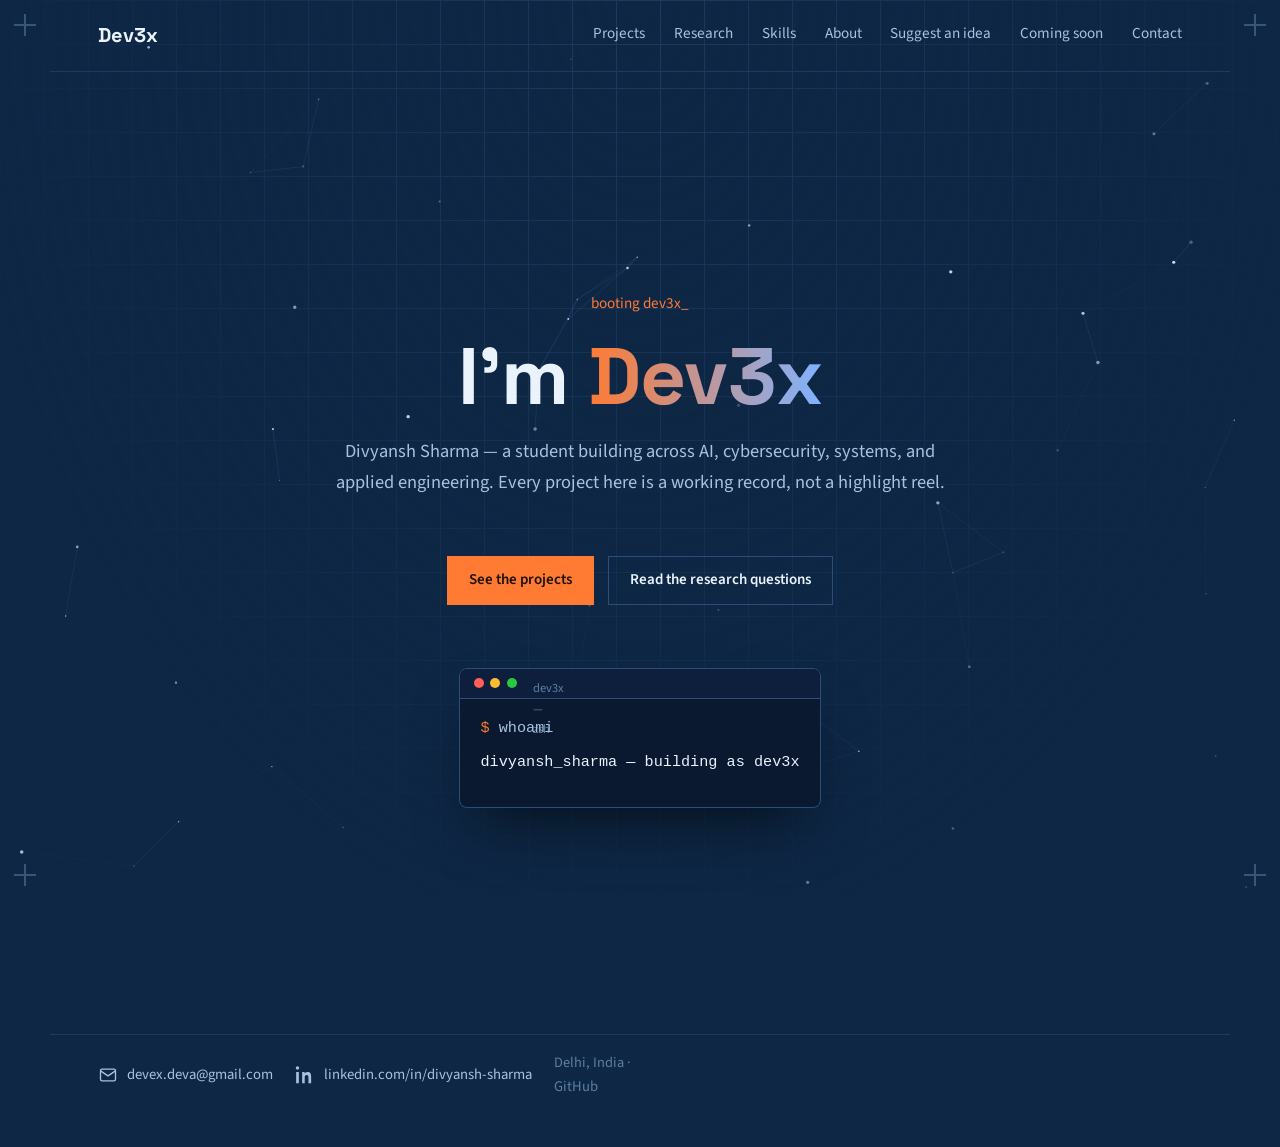
<file: dev3x-site(2)/dev3x/index.html>
<!doctype html>
<html lang="en">
<head>
<meta charset="UTF-8">
<meta name="viewport" content="width=device-width, initial-scale=1.0">
<title>Dev3x — Divyansh Sharma</title>
<meta name="description" content="Dev3x / Divyansh Sharma — student builder working across AI, cybersecurity, systems, and applied engineering.">
<link rel="stylesheet" href="css/main.css">
</head>
<body>
<script src="js/bg.js"></script>
<header class="topbar">
  <a href="index.html" class="brand">Dev3x</a>
  <button class="nav-toggle" aria-label="Toggle navigation">MENU</button>
  <nav class="topnav">
        <a href="pages/projects.html">Projects</a>
        <a href="pages/research.html">Research</a>
        <a href="pages/skills.html">Skills</a>
        <a href="pages/about.html">About</a>
        <a href="pages/suggest-idea.html">Suggest an idea</a>
        <a href="pages/coming-soon.html">Coming soon</a>
        <a href="pages/contact.html">Contact</a>
  </nav>
</header>
<div class="regmark tl" aria-hidden="true"></div>
<div class="regmark tr" aria-hidden="true"></div>
<div class="regmark bl" aria-hidden="true"></div>
<div class="regmark br" aria-hidden="true" onclick="window.location.href='pages/covenant.html'"></div>

<main>
  <section class="hero2">
    <span class="eyebrow" id="hero-eyebrow">booting dev3x_</span>
    <h1>I'm <span class="grad">Dev3x</span></h1>
    <p class="lede">Divyansh Sharma — a student building across AI, cybersecurity, systems, and applied engineering. Every project here is a working record, not a highlight reel.</p>
    <div class="btnrow">
      <a class="btn primary" href="pages/projects.html">See the projects</a>
      <a class="btn" href="pages/research.html">Read the research questions</a>
    </div>

    <div class="terminal">
      <div class="tbar">
        <span class="r"></span><span class="y"></span><span class="g"></span>
        <span class="label">dev3x — zsh</span>
      </div>
      <div class="tbody" id="term-body"></div>
    </div>
  </section>
</main>

<footer class="page-footer" style="max-width:1180px;margin:0 auto;padding:0 clamp(1.4rem,4vw,3rem) 3rem;">
  <div class="contact-strip">
    <a href="mailto:devex.deva@gmail.com">
      <svg viewBox="0 0 24 24" fill="none" stroke="currentColor" stroke-width="1.6"><rect x="3" y="5" width="18" height="14" rx="2"/><path d="M3 7l9 6 9-6"/></svg>
      devex.deva@gmail.com
    </a>
    <a href="https://www.linkedin.com/in/divyansh-sharma-0a1b8538b/" target="_blank" rel="noopener">
      <svg viewBox="0 0 24 24" fill="currentColor"><path d="M4.98 3.5C4.98 4.6 4.1 5.5 3 5.5S1 4.6 1 3.5 1.9 1.5 3 1.5s1.98.9 1.98 2zM1.4 8.3h3.2V22H1.4V8.3zM8.6 8.3h3v1.9h.05c.42-.8 1.5-1.9 3.4-1.9 3.6 0 4.3 2.4 4.3 5.5V22h-3.2v-6.4c0-1.5 0-3.5-2.1-3.5s-2.4 1.6-2.4 3.4V22H8.6V8.3z"/></svg>
      linkedin.com/in/divyansh-sharma
    </a>
    <span style="color:var(--paper-faint);font-size:0.9rem">Delhi, India · <a href="https://github.com/devexdeva-coder" target="_blank" rel="noopener" style="color:var(--paper-faint)">GitHub</a></span>
  </div>
</footer>

<script src="js/main.js"></script>
<script>
// Terminal boot sequence — new copy for Dev3x, typed out rather than
// pasted statically, echoing the reference site's terminal moment.
(function(){
  const body = document.getElementById('term-body');
  const eyebrow = document.getElementById('hero-eyebrow');
  const reduced = window.matchMedia('(prefers-reduced-motion: reduce)').matches;

  const script = [
    { p:'whoami' },
    { o:'divyansh_sharma — building as dev3x' },
    { p:'ls -la focus/' },
    { o:'ai_security  systems  embedded  applied_physics  research' },
    { p:'cat status.log' },
    { o:'student · independent builder · nothing here marked "finished"' },
    { p:'_' , cursorOnly:true }
  ];

  if (reduced){
    body.innerHTML = script.map(l => l.p
      ? `<div class="line"><span class="prompt">$ </span>${l.p}</div>`
      : `<div class="line out">${l.o}</div>`).join('');
    eyebrow.textContent = 'dev3x_';
    return;
  }

  let i = 0;
  function typeLine(text, cls, cb){
    const div = document.createElement('div');
    div.className = 'line' + (cls === 'out' ? ' out' : '');
    if (cls === 'prompt') div.innerHTML = '<span class="prompt">$ </span>';
    body.appendChild(div);
    let j = 0;
    const speed = cls === 'out' ? 12 : 34;
    function tick(){
      if (j <= text.length){
        const shown = text.slice(0, j);
        div.innerHTML = (cls === 'prompt' ? '<span class="prompt">$ </span>' : '') + shown + '<span class="cursor">&nbsp;</span>';
        j++;
        setTimeout(tick, speed);
      } else {
        div.innerHTML = (cls === 'prompt' ? '<span class="prompt">$ </span>' : '') + text;
        cb();
      }
    }
    tick();
  }

  function next(){
    if (i >= script.length){ return; }
    const item = script[i++];
    if (item.cursorOnly){
      const div = document.createElement('div');
      div.className = 'line';
      div.innerHTML = '<span class="prompt">$ </span><span class="cursor">&nbsp;</span>';
      body.appendChild(div);
      return;
    }
    if (item.p){
      typeLine(item.p, 'prompt', () => setTimeout(next, 250));
    } else {
      typeLine(item.o, 'out', () => setTimeout(next, 350));
    }
  }
  next();
})();
</script>
</body>
</html>
</file>
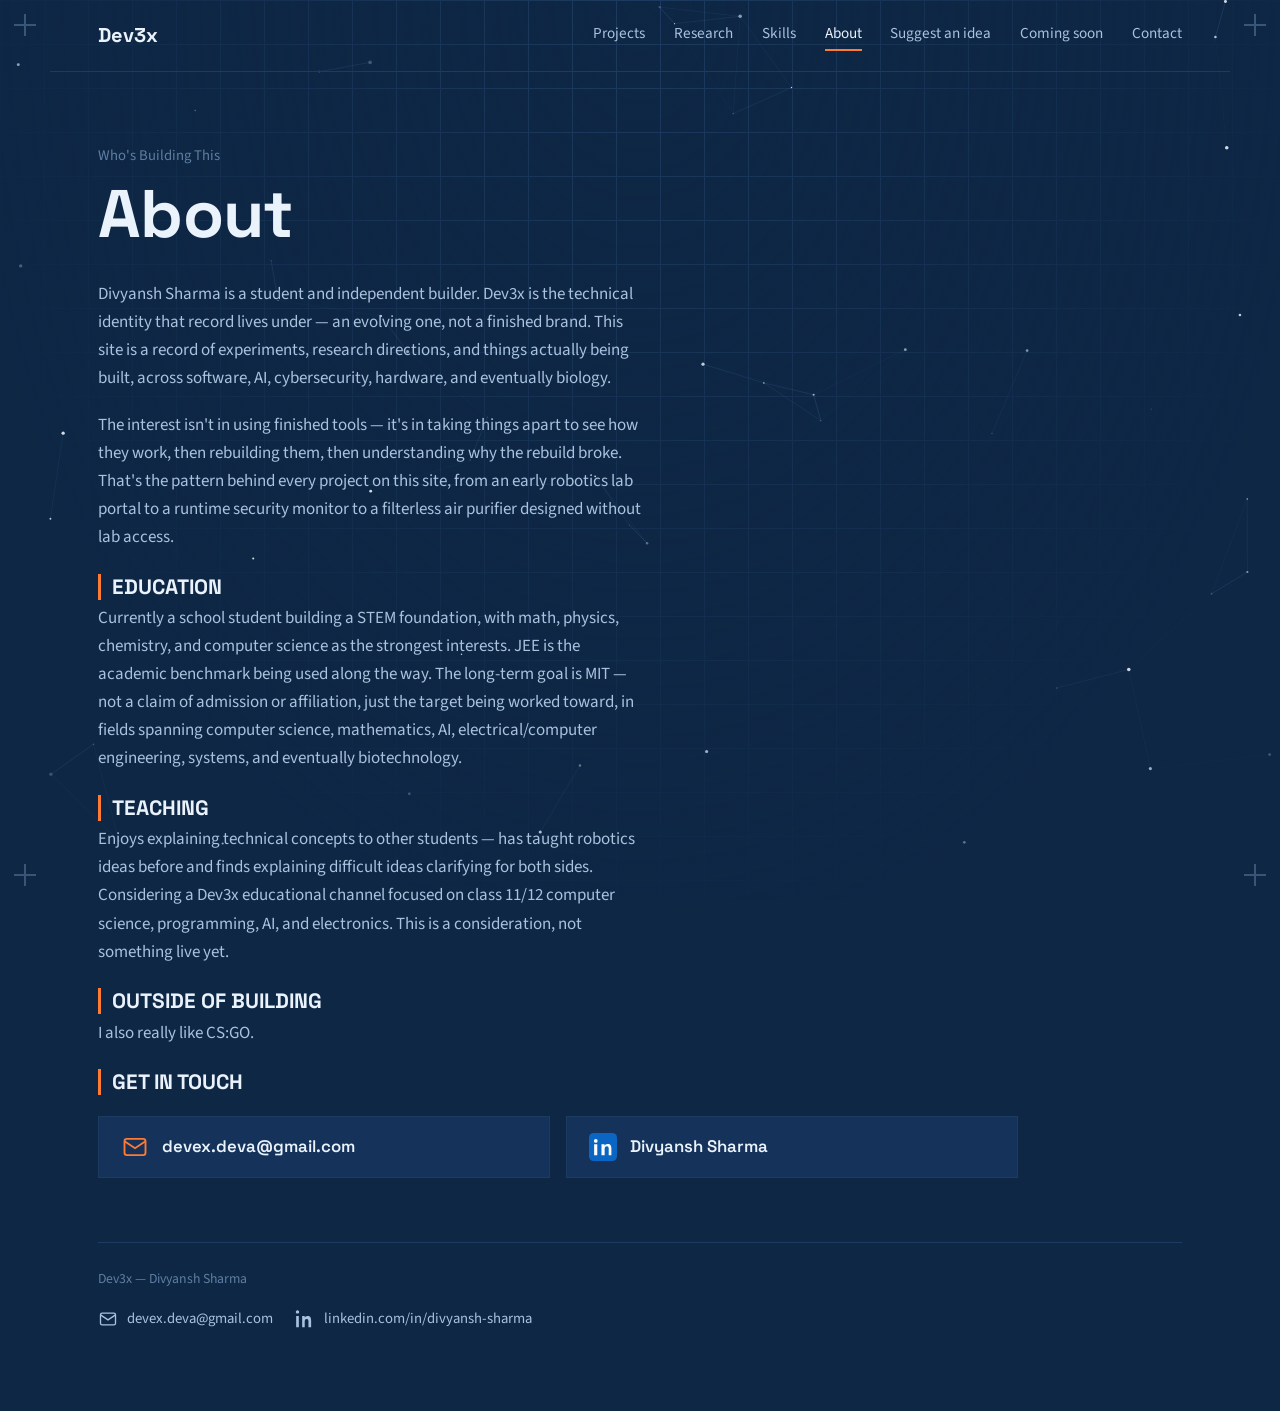
<file: dev3x-site(2)/dev3x/pages/about.html>
<!doctype html>
<html lang="en">
<head>
<meta charset="UTF-8">
<meta name="viewport" content="width=device-width, initial-scale=1.0">
<title>About — Dev3x</title>
<link rel="stylesheet" href="../css/main.css">
</head>
<body>
<script src="../js/bg.js"></script>
<header class="topbar">
  <a href="../index.html" class="brand">Dev3x</a>
  <button class="nav-toggle" aria-label="Toggle navigation">MENU</button>
  <nav class="topnav">
        <a href="projects.html">Projects</a>
        <a href="research.html">Research</a>
        <a href="skills.html">Skills</a>
        <a href="about.html">About</a>
        <a href="suggest-idea.html">Suggest an idea</a>
        <a href="coming-soon.html">Coming soon</a>
        <a href="contact.html">Contact</a>
  </nav>
</header>
<div class="regmark tl" aria-hidden="true"></div>
<div class="regmark tr" aria-hidden="true"></div>
<div class="regmark bl" aria-hidden="true"></div>
<div class="regmark br" aria-hidden="true" onclick="window.location.href='covenant.html'"></div>
<main>
    <div class="content-narrow">
      <span class="hero-eyebrow">Who's Building This</span>
      <h1>About</h1>

      <p>Divyansh Sharma is a student and independent builder. Dev3x is the technical identity that record lives under — an evolving one, not a finished brand. This site is a record of experiments, research directions, and things actually being built, across software, AI, cybersecurity, hardware, and eventually biology.</p>

      <p>The interest isn't in using finished tools — it's in taking things apart to see how they work, then rebuilding them, then understanding why the rebuild broke. That's the pattern behind every project on this site, from an early robotics lab portal to a runtime security monitor to a filterless air purifier designed without lab access.</p>

      <span class="section-head">EDUCATION</span>
      <p>Currently a school student building a STEM foundation, with math, physics, chemistry, and computer science as the strongest interests. JEE is the academic benchmark being used along the way. The long-term goal is MIT — not a claim of admission or affiliation, just the target being worked toward, in fields spanning computer science, mathematics, AI, electrical/computer engineering, systems, and eventually biotechnology.</p>

      <span class="section-head">TEACHING</span>
      <p>Enjoys explaining technical concepts to other students — has taught robotics ideas before and finds explaining difficult ideas clarifying for both sides. Considering a Dev3x educational channel focused on class 11/12 computer science, programming, AI, and electronics. This is a consideration, not something live yet.</p>

      <span class="section-head">OUTSIDE OF BUILDING</span>
      <p>I also really like CS:GO.</p>

      <span class="section-head">GET IN TOUCH</span>
      <div style="display:flex;flex-wrap:wrap;gap:1rem;margin-top:1rem;">
        <a href="mailto:devex.deva@gmail.com" style="display:flex;align-items:center;gap:0.8rem;background:var(--blueprint-raise);border:1px solid var(--line-soft);padding:1rem 1.4rem;flex:1 1 260px;">
          <svg viewBox="0 0 24 24" fill="none" stroke="var(--signal)" stroke-width="1.6" width="28" height="28"><rect x="3" y="5" width="18" height="14" rx="2"/><path d="M3 7l9 6 9-6"/></svg>
          <span style="font-size:1.05rem;color:var(--paper);font-family:var(--display);font-weight:600;">devex.deva@gmail.com</span>
        </a>
        <a href="https://www.linkedin.com/in/divyansh-sharma-0a1b8538b/" target="_blank" rel="noopener" style="display:flex;align-items:center;gap:0.8rem;background:var(--blueprint-raise);border:1px solid var(--line-soft);padding:1rem 1.4rem;flex:1 1 260px;">
          <svg viewBox="0 0 24 24" fill="#0A66C2" width="28" height="28"><rect width="24" height="24" rx="4" fill="#0A66C2"/><path d="M7.1 9.6H4.4V19h2.7V9.6zM5.8 8.4a1.6 1.6 0 100-3.2 1.6 1.6 0 000 3.2zM19.6 19h-2.7v-5c0-1.2 0-2.7-1.6-2.7s-1.9 1.3-1.9 2.6V19H10.7V9.6h2.6v1.3h.04c.36-.7 1.25-1.5 2.58-1.5 2.76 0 3.27 1.8 3.27 4.2V19z" fill="#fff"/></svg>
          <span style="font-size:1.05rem;color:var(--paper);font-family:var(--display);font-weight:600;">Divyansh Sharma</span>
        </a>
      </div>

    </div>
    <footer class="page-footer">
      Dev3x — Divyansh Sharma
      <div class="contact-strip">
        <a href="mailto:devex.deva@gmail.com">
          <svg viewBox="0 0 24 24" fill="none" stroke="currentColor" stroke-width="1.6"><rect x="3" y="5" width="18" height="14" rx="2"/><path d="M3 7l9 6 9-6"/></svg>
          devex.deva@gmail.com
        </a>
        <a href="https://www.linkedin.com/in/divyansh-sharma-0a1b8538b/" target="_blank" rel="noopener">
          <svg viewBox="0 0 24 24" fill="currentColor"><path d="M4.98 3.5C4.98 4.6 4.1 5.5 3 5.5S1 4.6 1 3.5 1.9 1.5 3 1.5s1.98.9 1.98 2zM1.4 8.3h3.2V22H1.4V8.3zM8.6 8.3h3v1.9h.05c.42-.8 1.5-1.9 3.4-1.9 3.6 0 4.3 2.4 4.3 5.5V22h-3.2v-6.4c0-1.5 0-3.5-2.1-3.5s-2.4 1.6-2.4 3.4V22H8.6V8.3z"/></svg>
          linkedin.com/in/divyansh-sharma
        </a>
      </div>
    </footer>
  </main>
<script src="../js/main.js"></script>
</body>
</html>
</file>
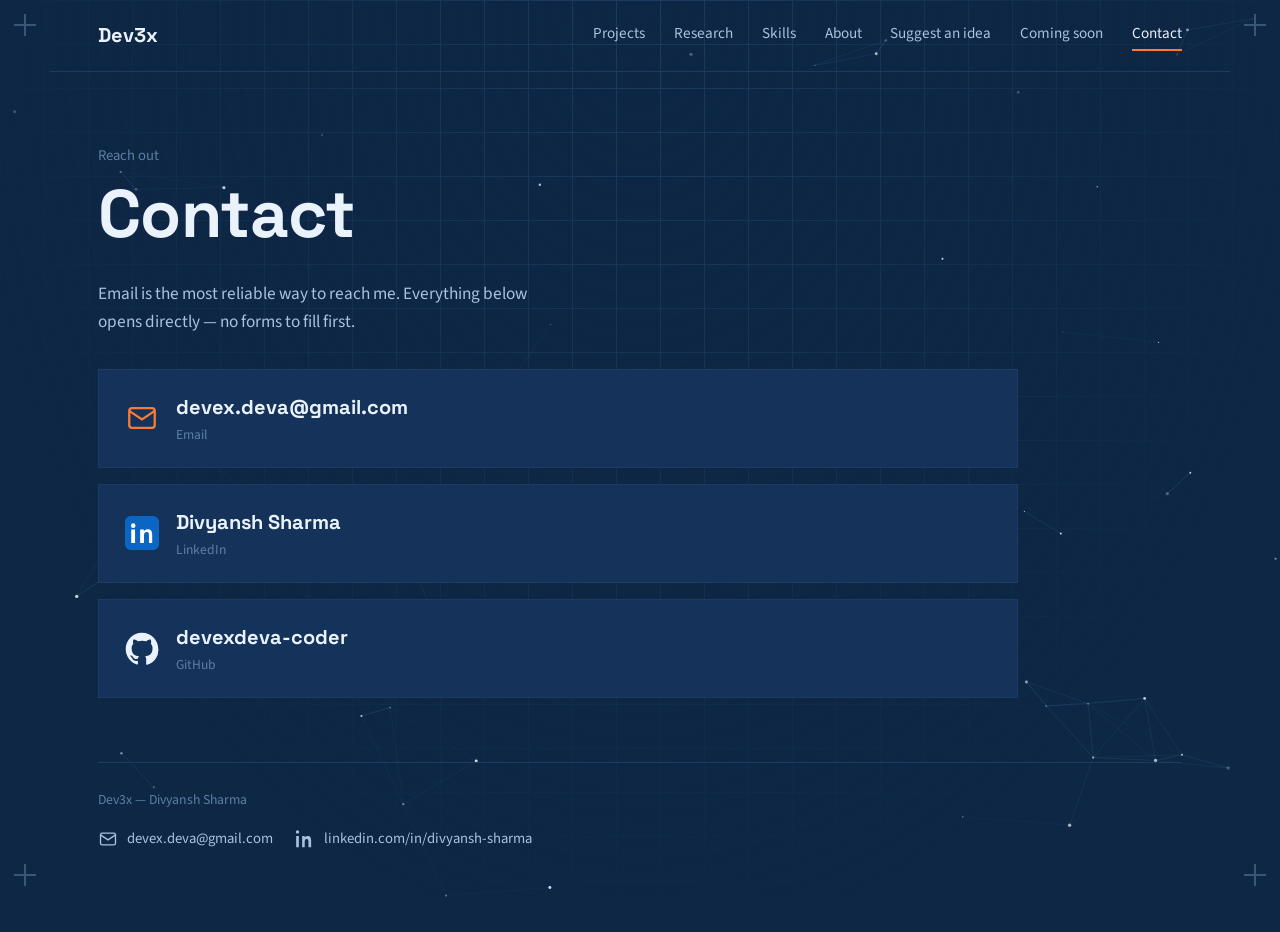
<file: dev3x-site(2)/dev3x/pages/contact.html>
<!doctype html>
<html lang="en">
<head>
<meta charset="UTF-8">
<meta name="viewport" content="width=device-width, initial-scale=1.0">
<title>Contact — Dev3x</title>
<link rel="stylesheet" href="../css/main.css">
</head>
<body>
<script src="../js/bg.js"></script>
<header class="topbar">
  <a href="../index.html" class="brand">Dev3x</a>
  <button class="nav-toggle" aria-label="Toggle navigation">MENU</button>
  <nav class="topnav">
        <a href="projects.html">Projects</a>
        <a href="research.html">Research</a>
        <a href="skills.html">Skills</a>
        <a href="about.html">About</a>
        <a href="suggest-idea.html">Suggest an idea</a>
        <a href="coming-soon.html">Coming soon</a>
        <a href="contact.html" class="active">Contact</a>
  </nav>
</header>
<div class="regmark tl" aria-hidden="true"></div>
<div class="regmark tr" aria-hidden="true"></div>
<div class="regmark bl" aria-hidden="true"></div>
<div class="regmark br" aria-hidden="true" onclick="window.location.href='covenant.html'"></div>

<main>
  <div class="content-narrow">
    <span class="hero-eyebrow">Reach out</span>
    <h1>Contact</h1>
    <p class="hero-lede">Email is the most reliable way to reach me. Everything below opens directly — no forms to fill first.</p>

    <div style="display:flex;flex-direction:column;gap:1rem;margin:2rem 0;">
      <a href="mailto:devex.deva@gmail.com" style="display:flex;align-items:center;gap:1.1rem;background:var(--blueprint-raise);border:1px solid var(--line-soft);padding:1.3rem 1.6rem;transition:border-color 0.15s ease;">
        <svg viewBox="0 0 24 24" fill="none" stroke="var(--signal)" stroke-width="1.6" width="34" height="34"><rect x="3" y="5" width="18" height="14" rx="2"/><path d="M3 7l9 6 9-6"/></svg>
        <div>
          <div style="font-family:var(--display);font-weight:700;font-size:1.25rem;color:var(--paper);">devex.deva@gmail.com</div>
          <div style="font-size:0.85rem;color:var(--paper-faint);">Email</div>
        </div>
      </a>
      <a href="https://www.linkedin.com/in/divyansh-sharma-0a1b8538b/" target="_blank" rel="noopener" style="display:flex;align-items:center;gap:1.1rem;background:var(--blueprint-raise);border:1px solid var(--line-soft);padding:1.3rem 1.6rem;">
        <svg viewBox="0 0 24 24" width="34" height="34"><rect width="24" height="24" rx="4" fill="#0A66C2"/><path d="M7.1 9.6H4.4V19h2.7V9.6zM5.8 8.4a1.6 1.6 0 100-3.2 1.6 1.6 0 000 3.2zM19.6 19h-2.7v-5c0-1.2 0-2.7-1.6-2.7s-1.9 1.3-1.9 2.6V19H10.7V9.6h2.6v1.3h.04c.36-.7 1.25-1.5 2.58-1.5 2.76 0 3.27 1.8 3.27 4.2V19z" fill="#fff"/></svg>
        <div>
          <div style="font-family:var(--display);font-weight:700;font-size:1.25rem;color:var(--paper);">Divyansh Sharma</div>
          <div style="font-size:0.85rem;color:var(--paper-faint);">LinkedIn</div>
        </div>
      </a>
      <a href="https://github.com/devexdeva-coder" target="_blank" rel="noopener" style="display:flex;align-items:center;gap:1.1rem;background:var(--blueprint-raise);border:1px solid var(--line-soft);padding:1.3rem 1.6rem;">
        <svg viewBox="0 0 24 24" width="34" height="34" fill="var(--paper)"><path d="M12 .5C5.65.5.5 5.65.5 12c0 5.1 3.29 9.42 7.86 10.95.57.1.79-.25.79-.55 0-.27-.01-1.16-.02-2.1-3.2.7-3.87-1.35-3.87-1.35-.53-1.34-1.28-1.7-1.28-1.7-1.05-.72.08-.7.08-.7 1.16.08 1.77 1.19 1.77 1.19 1.03 1.76 2.7 1.25 3.36.96.1-.75.4-1.25.73-1.54-2.55-.29-5.24-1.28-5.24-5.69 0-1.26.45-2.29 1.19-3.09-.12-.29-.52-1.46.11-3.05 0 0 .97-.31 3.18 1.18a11 11 0 0 1 5.8 0c2.2-1.49 3.17-1.18 3.17-1.18.64 1.59.24 2.76.12 3.05.74.8 1.18 1.83 1.18 3.09 0 4.42-2.69 5.4-5.25 5.68.42.36.78 1.07.78 2.17 0 1.57-.01 2.83-.01 3.22 0 .3.21.66.79.55A10.52 10.52 0 0 0 23.5 12c0-6.35-5.15-11.5-11.5-11.5z"/></svg>
        <div>
          <div style="font-family:var(--display);font-weight:700;font-size:1.25rem;color:var(--paper);">devexdeva-coder</div>
          <div style="font-size:0.85rem;color:var(--paper-faint);">GitHub</div>
        </div>
      </a>
    </div>
  </div>

  <footer class="page-footer">
    Dev3x — Divyansh Sharma
    <div class="contact-strip">
      <a href="mailto:devex.deva@gmail.com">
        <svg viewBox="0 0 24 24" fill="none" stroke="currentColor" stroke-width="1.6"><rect x="3" y="5" width="18" height="14" rx="2"/><path d="M3 7l9 6 9-6"/></svg>
        devex.deva@gmail.com
      </a>
      <a href="https://www.linkedin.com/in/divyansh-sharma-0a1b8538b/" target="_blank" rel="noopener">
        <svg viewBox="0 0 24 24" fill="currentColor"><path d="M4.98 3.5C4.98 4.6 4.1 5.5 3 5.5S1 4.6 1 3.5 1.9 1.5 3 1.5s1.98.9 1.98 2zM1.4 8.3h3.2V22H1.4V8.3zM8.6 8.3h3v1.9h.05c.42-.8 1.5-1.9 3.4-1.9 3.6 0 4.3 2.4 4.3 5.5V22h-3.2v-6.4c0-1.5 0-3.5-2.1-3.5s-2.4 1.6-2.4 3.4V22H8.6V8.3z"/></svg>
        linkedin.com/in/divyansh-sharma
      </a>
    </div>
  </footer>
</main>
<script src="../js/main.js"></script>
</body>
</html>
</file>
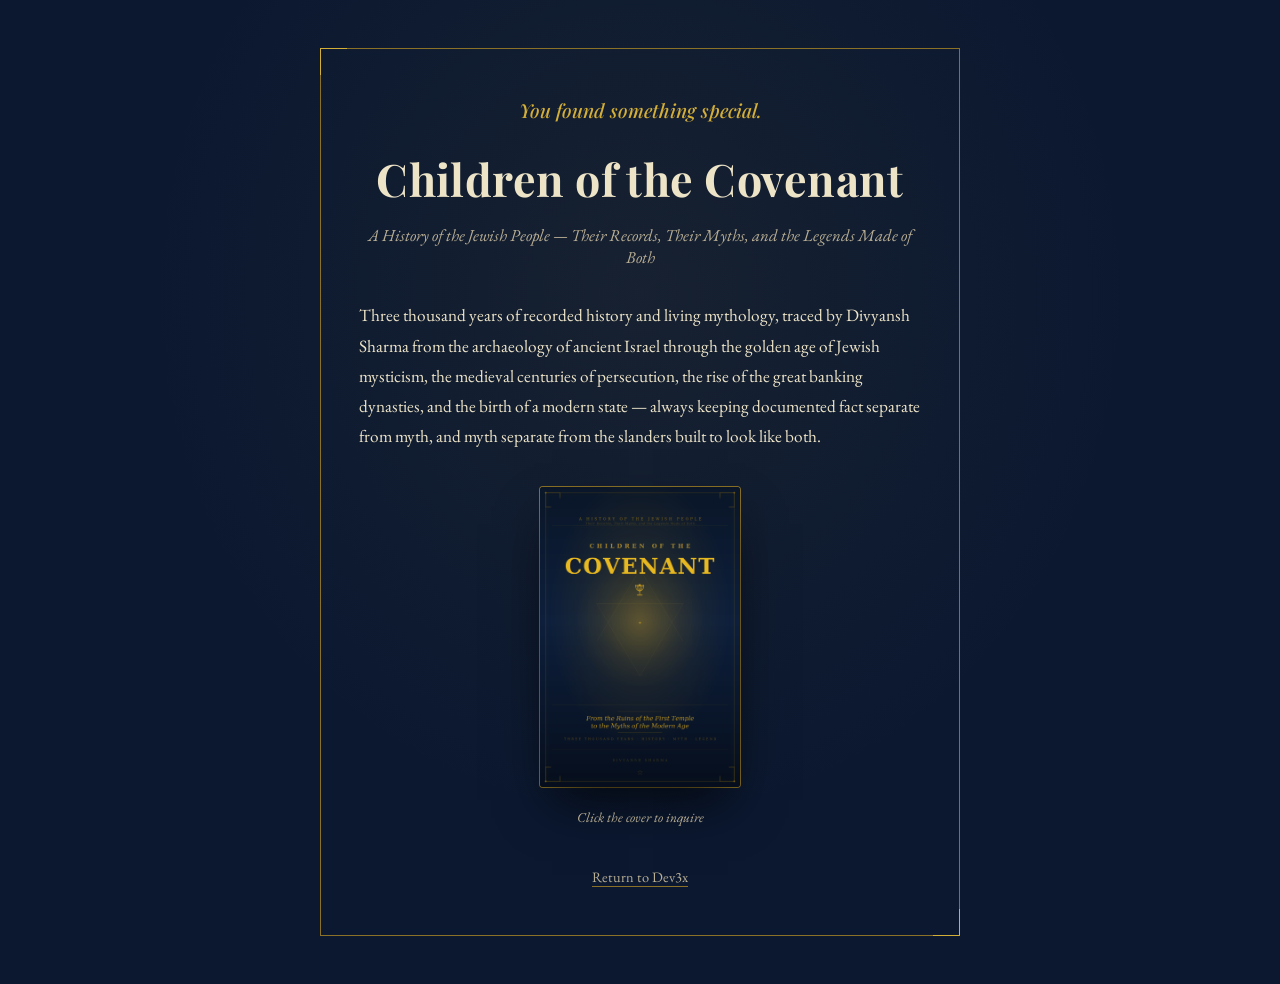
<file: dev3x-site(2)/dev3x/pages/covenant.html>
<!doctype html>
<html lang="en">
<head>
<meta charset="UTF-8">
<meta name="viewport" content="width=device-width, initial-scale=1.0">
<title>Children of the Covenant</title>
<meta name="robots" content="noindex, nofollow">
<style>
  @import url('https://fonts.googleapis.com/css2?family=Playfair+Display:ital,wght@0,500;0,700;1,500&family=EB+Garamond:ital@0;1&display=swap');
  :root{
    --navy: #0B1830;
    --navy-raise: #10203E;
    --gold: #D4AF37;
    --gold-dim: #8A7127;
    --paper: #EDE4C8;
    --paper-dim: #B9AF95;
  }
  *{ box-sizing:border-box; }
  body{
    margin:0; min-height:100vh;
    background:
      radial-gradient(ellipse at 50% 30%, rgba(212,175,55,0.06) 0%, transparent 55%),
      var(--navy);
    color:var(--paper);
    font-family:'EB Garamond', Georgia, serif;
    display:flex; align-items:center; justify-content:center;
    padding:3rem 1.4rem;
  }
  .frame{
    max-width:640px; text-align:center;
    border:1px solid var(--gold-dim);
    padding:3rem 2.4rem;
    position:relative;
  }
  .frame::before, .frame::after{
    content:''; position:absolute; width:26px; height:26px;
    border:1px solid var(--gold);
  }
  .frame::before{ top:-1px; left:-1px; border-right:none; border-bottom:none; }
  .frame::after{ bottom:-1px; right:-1px; border-left:none; border-top:none; }
  .found{
    font-family:'Playfair Display', serif; font-style:italic; font-weight:500;
    color:var(--gold); font-size:1.2rem; margin-bottom:1.6rem;
  }
  h1{
    font-family:'Playfair Display', serif; font-weight:700;
    font-size:clamp(2rem,5vw,2.8rem); margin:0 0 0.3rem; color:var(--paper);
    letter-spacing:0.01em;
  }
  .subtitle{ font-style:italic; color:var(--paper-dim); margin-bottom:2rem; font-size:1.05rem; }
  p.blurb{ font-size:1.08rem; line-height:1.75; color:var(--paper); text-align:left; margin-bottom:2.2rem; }
  .cover-btn{
    display:inline-block; border:none; background:none; padding:0; cursor:pointer;
    transition:transform 0.2s ease;
  }
  .cover-btn:hover{ transform:translateY(-4px); }
  .cover-btn img{
    width:200px; border-radius:3px;
    box-shadow:0 25px 50px -12px rgba(0,0,0,0.7), 0 0 0 1px var(--gold-dim);
  }
  .cover-hint{ margin-top:1rem; font-size:0.85rem; color:var(--paper-dim); font-style:italic; }
  .back{
    display:inline-block; margin-top:2.6rem;
    font-size:0.9rem; color:var(--paper-dim);
    border-bottom:1px solid var(--gold-dim); text-decoration:none;
  }
</style>
</head>
<body>
<div class="frame">
  <div class="found">You found something special.</div>
  <h1>Children of the Covenant</h1>
  <p class="subtitle">A History of the Jewish People — Their Records, Their Myths, and the Legends Made of Both</p>

  <p class="blurb">
    Three thousand years of recorded history and living mythology, traced by
    Divyansh Sharma from the archaeology of ancient Israel through the golden
    age of Jewish mysticism, the medieval centuries of persecution, the rise
    of the great banking dynasties, and the birth of a modern state — always
    keeping documented fact separate from myth, and myth separate from the
    slanders built to look like both.
  </p>

  <button class="cover-btn" onclick="orderBook()">
    <img src="../assets/book-cover.png" alt="Children of the Covenant — book cover">
  </button>
  <div class="cover-hint">Click the cover to inquire</div>

  <div><a class="back" href="../index.html">Return to Dev3x</a></div>
</div>

<script>
  function orderBook(){
    const subject = encodeURIComponent("Children of the Covenant — inquiry");
    const body = encodeURIComponent("Hi Divyansh,\n\nI would like to purchase it.\n\n");
    window.location.href = "mailto:devex.deva@gmail.com?subject=" + subject + "&body=" + body;
  }
</script>
</body>
</html>
</file>
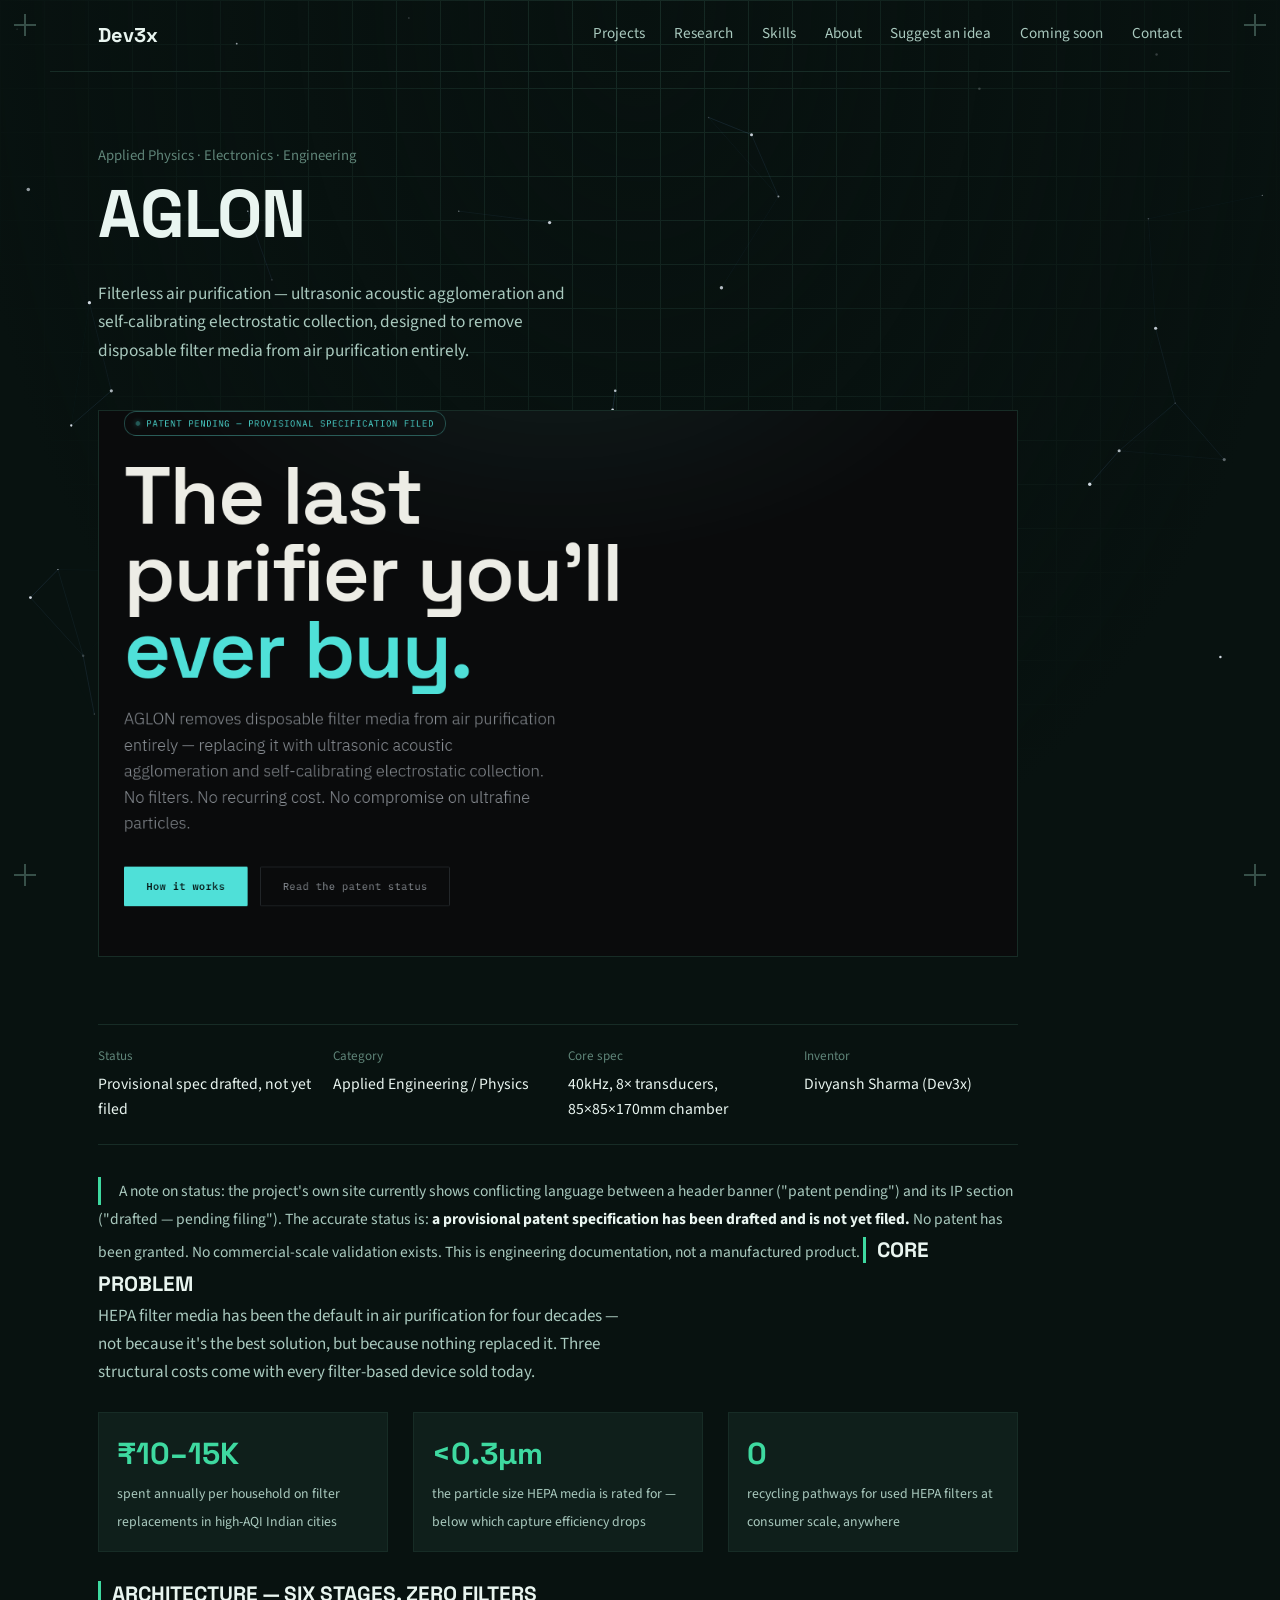
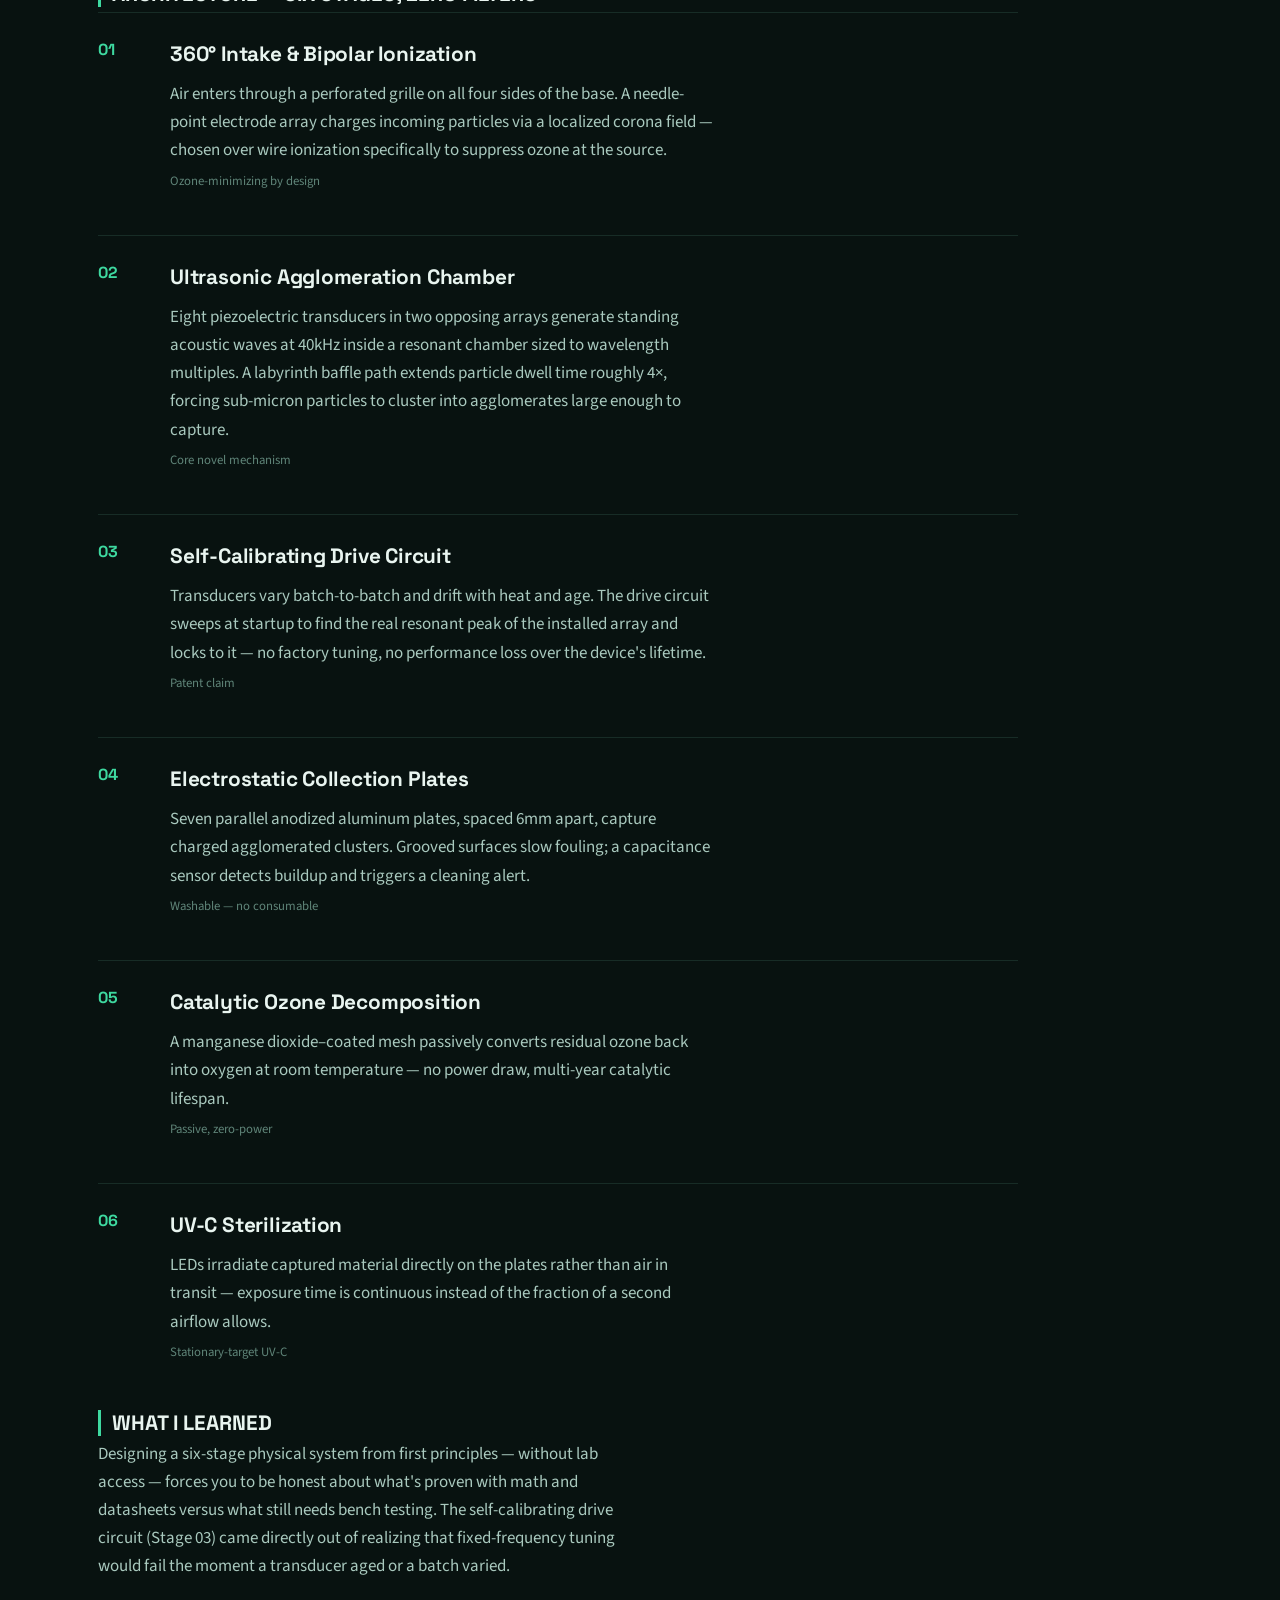
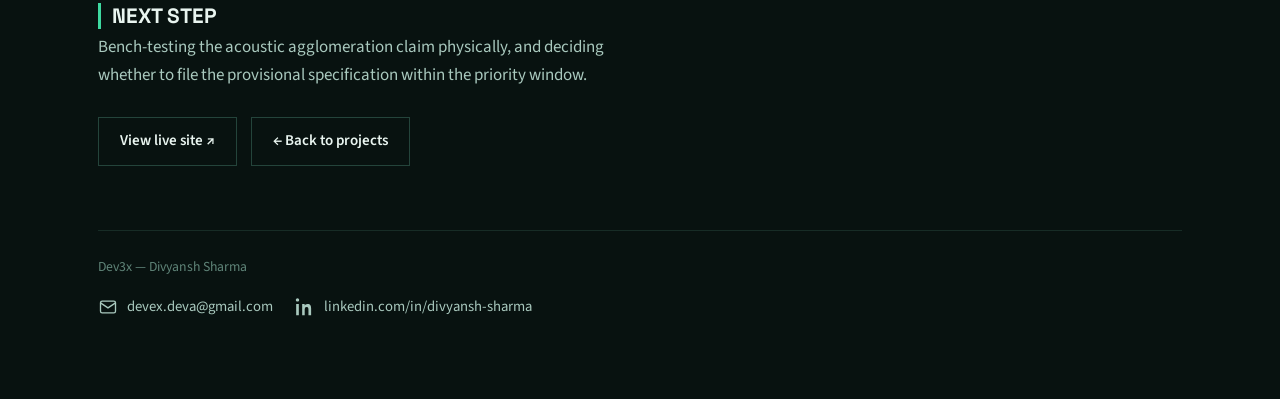
<file: dev3x-site(2)/dev3x/pages/project-aglon.html>
<!doctype html>
<html lang="en">
<head>
<meta charset="UTF-8">
<meta name="viewport" content="width=device-width, initial-scale=1.0">
<title>AGLON — Dev3x</title>
<meta name="description" content="AGLON: filterless air purification via ultrasonic acoustic agglomeration and self-calibrating electrostatic collection.">
<link rel="stylesheet" href="../css/main.css">
<style>
  /* AGLON theme — matched to the project's real dark + mint UI */
  body{
    --blueprint:#081210; --blueprint-raise:#0F1F1B; --line:#24443B; --line-soft:#172C26;
    --paper:#E9F5F0; --paper-dim:#A9C9BE; --paper-faint:#5F8478; --signal:#3ED9A0;
  }
</style>
</head>
<body>
<script src="../js/bg.js"></script>
<header class="topbar">
  <a href="../index.html" class="brand">Dev3x</a>
  <button class="nav-toggle" aria-label="Toggle navigation">MENU</button>
  <nav class="topnav">
        <a href="projects.html">Projects</a>
        <a href="research.html">Research</a>
        <a href="skills.html">Skills</a>
        <a href="about.html">About</a>
        <a href="suggest-idea.html">Suggest an idea</a>
        <a href="coming-soon.html">Coming soon</a>
        <a href="contact.html">Contact</a>
  </nav>
</header>
<div class="regmark tl" aria-hidden="true"></div>
<div class="regmark tr" aria-hidden="true"></div>
<div class="regmark bl" aria-hidden="true"></div>
<div class="regmark br" aria-hidden="true" onclick="window.location.href='covenant.html'"></div>
<main>
    <div class="content-narrow">
      <span class="hero-eyebrow">Applied Physics · Electronics · Engineering</span>
      <h1>AGLON</h1>
      <p class="hero-lede">Filterless air purification — ultrasonic acoustic agglomeration and self-calibrating electrostatic collection, designed to remove disposable filter media from air purification entirely.</p>

      <img src="../assets/projects/aglon.png" alt="AGLON — the last purifier you'll ever buy" style="width:100%;border:1px solid var(--line-soft);margin:1.6rem 0;">

      <div class="meta-row">
        <div><span class="k">Status</span><span class="v">Provisional spec drafted, not yet filed</span></div>
        <div><span class="k">Category</span><span class="v">Applied Engineering / Physics</span></div>
        <div><span class="k">Core spec</span><span class="v">40kHz, 8× transducers, 85×85×170mm chamber</span></div>
        <div><span class="k">Inventor</span><span class="v">Divyansh Sharma (Dev3x)</span></div>
      </div>

      <span class="callout">A note on status: the project's own site currently shows conflicting language between a header banner ("patent pending") and its IP section ("drafted — pending filing"). The accurate status is: <strong>a provisional patent specification has been drafted and is not yet filed.</strong> No patent has been granted. No commercial-scale validation exists. This is engineering documentation, not a manufactured product.</span>

      <span class="section-head">CORE PROBLEM</span>
      <p>HEPA filter media has been the default in air purification for four decades — not because it's the best solution, but because nothing replaced it. Three structural costs come with every filter-based device sold today.</p>
      <div class="stat-row">
        <div class="stat"><span class="num">₹10–15K</span><span class="lbl">spent annually per household on filter replacements in high-AQI Indian cities</span></div>
        <div class="stat"><span class="num">&lt;0.3µm</span><span class="lbl">the particle size HEPA media is rated for — below which capture efficiency drops</span></div>
        <div class="stat"><span class="num">0</span><span class="lbl">recycling pathways for used HEPA filters at consumer scale, anywhere</span></div>
      </div>

      <span class="section-head">ARCHITECTURE — SIX STAGES, ZERO FILTERS</span>

      <div class="stage">
        <span class="n">01</span>
        <div><h3>360° Intake & Bipolar Ionization</h3><p>Air enters through a perforated grille on all four sides of the base. A needle-point electrode array charges incoming particles via a localized corona field — chosen over wire ionization specifically to suppress ozone at the source.<span class="tagline">Ozone-minimizing by design</span></p></div>
      </div>
      <div class="stage">
        <span class="n">02</span>
        <div><h3>Ultrasonic Agglomeration Chamber</h3><p>Eight piezoelectric transducers in two opposing arrays generate standing acoustic waves at 40kHz inside a resonant chamber sized to wavelength multiples. A labyrinth baffle path extends particle dwell time roughly 4×, forcing sub-micron particles to cluster into agglomerates large enough to capture.<span class="tagline">Core novel mechanism</span></p></div>
      </div>
      <div class="stage">
        <span class="n">03</span>
        <div><h3>Self-Calibrating Drive Circuit</h3><p>Transducers vary batch-to-batch and drift with heat and age. The drive circuit sweeps at startup to find the real resonant peak of the installed array and locks to it — no factory tuning, no performance loss over the device's lifetime.<span class="tagline">Patent claim</span></p></div>
      </div>
      <div class="stage">
        <span class="n">04</span>
        <div><h3>Electrostatic Collection Plates</h3><p>Seven parallel anodized aluminum plates, spaced 6mm apart, capture charged agglomerated clusters. Grooved surfaces slow fouling; a capacitance sensor detects buildup and triggers a cleaning alert.<span class="tagline">Washable — no consumable</span></p></div>
      </div>
      <div class="stage">
        <span class="n">05</span>
        <div><h3>Catalytic Ozone Decomposition</h3><p>A manganese dioxide–coated mesh passively converts residual ozone back into oxygen at room temperature — no power draw, multi-year catalytic lifespan.<span class="tagline">Passive, zero-power</span></p></div>
      </div>
      <div class="stage">
        <span class="n">06</span>
        <div><h3>UV-C Sterilization</h3><p>LEDs irradiate captured material directly on the plates rather than air in transit — exposure time is continuous instead of the fraction of a second airflow allows.<span class="tagline">Stationary-target UV-C</span></p></div>
      </div>

      <span class="section-head">WHAT I LEARNED</span>
      <p>Designing a six-stage physical system from first principles — without lab access — forces you to be honest about what's proven with math and datasheets versus what still needs bench testing. The self-calibrating drive circuit (Stage 03) came directly out of realizing that fixed-frequency tuning would fail the moment a transducer aged or a batch varied.</p>

      <span class="section-head">NEXT STEP</span>
      <p>Bench-testing the acoustic agglomeration claim physically, and deciding whether to file the provisional specification within the priority window.</p>

      <div class="btnrow">
        <a class="btn" href="https://aglon.netlify.app/" target="_blank" rel="noopener">View live site ↗</a>
        <a class="btn" href="projects.html">← Back to projects</a>
      </div>
    </div>
    <footer class="page-footer">
      Dev3x — Divyansh Sharma
      <div class="contact-strip">
        <a href="mailto:devex.deva@gmail.com">
          <svg viewBox="0 0 24 24" fill="none" stroke="currentColor" stroke-width="1.6"><rect x="3" y="5" width="18" height="14" rx="2"/><path d="M3 7l9 6 9-6"/></svg>
          devex.deva@gmail.com
        </a>
        <a href="https://www.linkedin.com/in/divyansh-sharma-0a1b8538b/" target="_blank" rel="noopener">
          <svg viewBox="0 0 24 24" fill="currentColor"><path d="M4.98 3.5C4.98 4.6 4.1 5.5 3 5.5S1 4.6 1 3.5 1.9 1.5 3 1.5s1.98.9 1.98 2zM1.4 8.3h3.2V22H1.4V8.3zM8.6 8.3h3v1.9h.05c.42-.8 1.5-1.9 3.4-1.9 3.6 0 4.3 2.4 4.3 5.5V22h-3.2v-6.4c0-1.5 0-3.5-2.1-3.5s-2.4 1.6-2.4 3.4V22H8.6V8.3z"/></svg>
          linkedin.com/in/divyansh-sharma
        </a>
      </div>
    </footer>
  </main>
<script src="../js/main.js"></script>
</body>
</html>
</file>
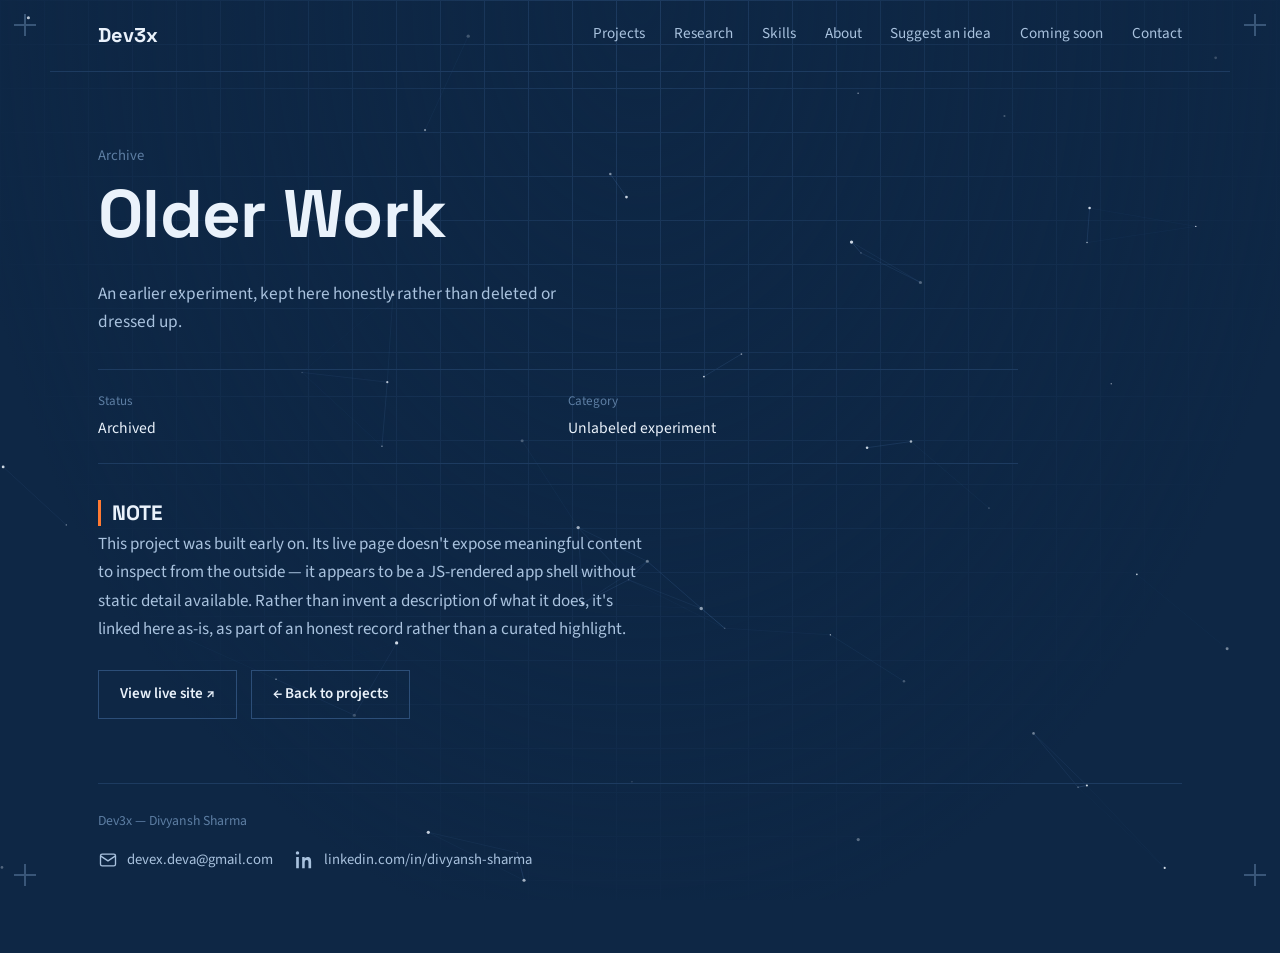
<file: dev3x-site(2)/dev3x/pages/project-archive.html>
<!doctype html>
<html lang="en">
<head>
<meta charset="UTF-8">
<meta name="viewport" content="width=device-width, initial-scale=1.0">
<title>Archive — Dev3x</title>
<link rel="stylesheet" href="../css/main.css">
</head>
<body>
<script src="../js/bg.js"></script>
<header class="topbar">
  <a href="../index.html" class="brand">Dev3x</a>
  <button class="nav-toggle" aria-label="Toggle navigation">MENU</button>
  <nav class="topnav">
        <a href="projects.html">Projects</a>
        <a href="research.html">Research</a>
        <a href="skills.html">Skills</a>
        <a href="about.html">About</a>
        <a href="suggest-idea.html">Suggest an idea</a>
        <a href="coming-soon.html">Coming soon</a>
        <a href="contact.html">Contact</a>
  </nav>
</header>
<div class="regmark tl" aria-hidden="true"></div>
<div class="regmark tr" aria-hidden="true"></div>
<div class="regmark bl" aria-hidden="true"></div>
<div class="regmark br" aria-hidden="true" onclick="window.location.href='covenant.html'"></div>
<main>
    <div class="content-narrow">
      <span class="hero-eyebrow">Archive</span>
      <h1>Older Work</h1>
      <p class="hero-lede">An earlier experiment, kept here honestly rather than deleted or dressed up.</p>

      <div class="meta-row">
        <div><span class="k">Status</span><span class="v">Archived</span></div>
        <div><span class="k">Category</span><span class="v">Unlabeled experiment</span></div>
      </div>

      <span class="section-head">NOTE</span>
      <p>This project was built early on. Its live page doesn't expose meaningful content to inspect from the outside — it appears to be a JS-rendered app shell without static detail available. Rather than invent a description of what it does, it's linked here as-is, as part of an honest record rather than a curated highlight.</p>

      <div class="btnrow">
        <a class="btn" href="https://scintillating-gumption-016369.netlify.app/" target="_blank" rel="noopener">View live site ↗</a>
        <a class="btn" href="projects.html">← Back to projects</a>
      </div>
    </div>
    <footer class="page-footer">
      Dev3x — Divyansh Sharma
      <div class="contact-strip">
        <a href="mailto:devex.deva@gmail.com">
          <svg viewBox="0 0 24 24" fill="none" stroke="currentColor" stroke-width="1.6"><rect x="3" y="5" width="18" height="14" rx="2"/><path d="M3 7l9 6 9-6"/></svg>
          devex.deva@gmail.com
        </a>
        <a href="https://www.linkedin.com/in/divyansh-sharma-0a1b8538b/" target="_blank" rel="noopener">
          <svg viewBox="0 0 24 24" fill="currentColor"><path d="M4.98 3.5C4.98 4.6 4.1 5.5 3 5.5S1 4.6 1 3.5 1.9 1.5 3 1.5s1.98.9 1.98 2zM1.4 8.3h3.2V22H1.4V8.3zM8.6 8.3h3v1.9h.05c.42-.8 1.5-1.9 3.4-1.9 3.6 0 4.3 2.4 4.3 5.5V22h-3.2v-6.4c0-1.5 0-3.5-2.1-3.5s-2.4 1.6-2.4 3.4V22H8.6V8.3z"/></svg>
          linkedin.com/in/divyansh-sharma
        </a>
      </div>
    </footer>
  </main>
<script src="../js/main.js"></script>
</body>
</html>
</file>
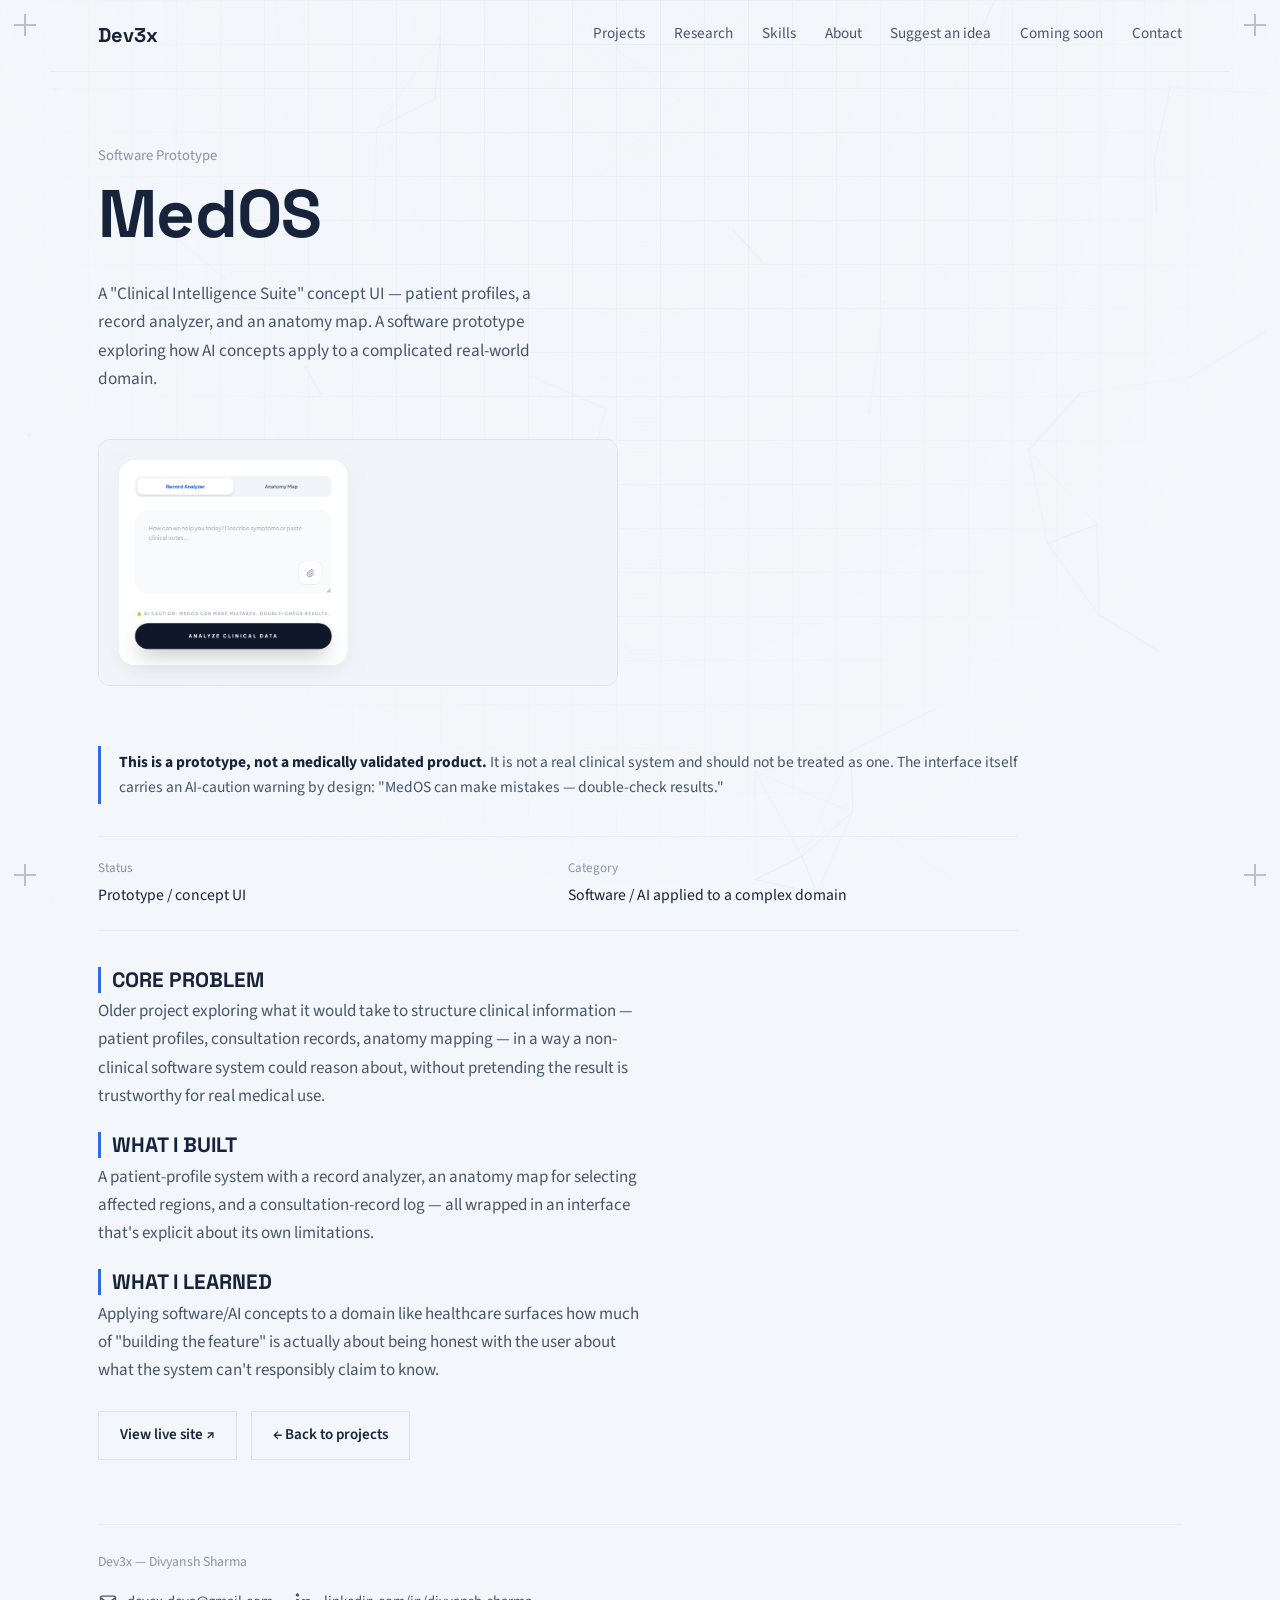
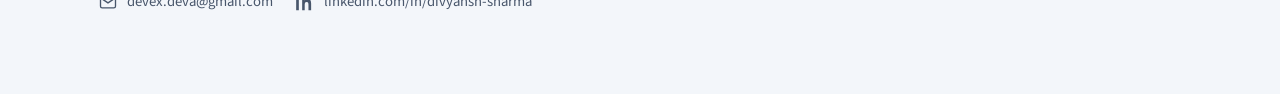
<file: dev3x-site(2)/dev3x/pages/project-medos.html>
<!doctype html>
<html lang="en">
<head>
<meta charset="UTF-8">
<meta name="viewport" content="width=device-width, initial-scale=1.0">
<title>MedOS — Dev3x</title>
<link rel="stylesheet" href="../css/main.css">
<style>
  /* MedOS theme — matched to the project's real light clinical UI */
  body{
    --blueprint:#F3F6FA; --blueprint-raise:#FFFFFF; --line:#DCE3EC; --line-soft:#E9EEF4;
    --paper:#16233B; --paper-dim:#48566B; --paper-faint:#8A94A6; --signal:#2E6BE6;
  }
  .btn.primary{ color:#fff; }
</style>
</head>
<body>
<script src="../js/bg.js"></script>
<header class="topbar">
  <a href="../index.html" class="brand">Dev3x</a>
  <button class="nav-toggle" aria-label="Toggle navigation">MENU</button>
  <nav class="topnav">
        <a href="projects.html">Projects</a>
        <a href="research.html">Research</a>
        <a href="skills.html">Skills</a>
        <a href="about.html">About</a>
        <a href="suggest-idea.html">Suggest an idea</a>
        <a href="coming-soon.html">Coming soon</a>
        <a href="contact.html">Contact</a>
  </nav>
</header>
<div class="regmark tl" aria-hidden="true"></div>
<div class="regmark tr" aria-hidden="true"></div>
<div class="regmark bl" aria-hidden="true"></div>
<div class="regmark br" aria-hidden="true" onclick="window.location.href='covenant.html'"></div>
<main>
    <div class="content-narrow">
      <span class="hero-eyebrow">Software Prototype</span>
      <h1>MedOS</h1>
      <p class="hero-lede">A "Clinical Intelligence Suite" concept UI — patient profiles, a record analyzer, and an anatomy map. A software prototype exploring how AI concepts apply to a complicated real-world domain.</p>

      <img src="../assets/projects/medos.png" alt="MedOS — Record Analyzer interface" style="width:100%;max-width:520px;border:1px solid var(--line);border-radius:12px;margin:1.6rem 0;">

      <div class="callout"><strong>This is a prototype, not a medically validated product.</strong> It is not a real clinical system and should not be treated as one. The interface itself carries an AI-caution warning by design: "MedOS can make mistakes — double-check results."</div>

      <div class="meta-row">
        <div><span class="k">Status</span><span class="v">Prototype / concept UI</span></div>
        <div><span class="k">Category</span><span class="v">Software / AI applied to a complex domain</span></div>
      </div>

      <span class="section-head">CORE PROBLEM</span>
      <p>Older project exploring what it would take to structure clinical information — patient profiles, consultation records, anatomy mapping — in a way a non-clinical software system could reason about, without pretending the result is trustworthy for real medical use.</p>

      <span class="section-head">WHAT I BUILT</span>
      <p>A patient-profile system with a record analyzer, an anatomy map for selecting affected regions, and a consultation-record log — all wrapped in an interface that's explicit about its own limitations.</p>

      <span class="section-head">WHAT I LEARNED</span>
      <p>Applying software/AI concepts to a domain like healthcare surfaces how much of "building the feature" is actually about being honest with the user about what the system can't responsibly claim to know.</p>

      <div class="btnrow">
        <a class="btn" href="https://medoss.netlify.app/" target="_blank" rel="noopener">View live site ↗</a>
        <a class="btn" href="projects.html">← Back to projects</a>
      </div>
    </div>
    <footer class="page-footer">
      Dev3x — Divyansh Sharma
      <div class="contact-strip">
        <a href="mailto:devex.deva@gmail.com">
          <svg viewBox="0 0 24 24" fill="none" stroke="currentColor" stroke-width="1.6"><rect x="3" y="5" width="18" height="14" rx="2"/><path d="M3 7l9 6 9-6"/></svg>
          devex.deva@gmail.com
        </a>
        <a href="https://www.linkedin.com/in/divyansh-sharma-0a1b8538b/" target="_blank" rel="noopener">
          <svg viewBox="0 0 24 24" fill="currentColor"><path d="M4.98 3.5C4.98 4.6 4.1 5.5 3 5.5S1 4.6 1 3.5 1.9 1.5 3 1.5s1.98.9 1.98 2zM1.4 8.3h3.2V22H1.4V8.3zM8.6 8.3h3v1.9h.05c.42-.8 1.5-1.9 3.4-1.9 3.6 0 4.3 2.4 4.3 5.5V22h-3.2v-6.4c0-1.5 0-3.5-2.1-3.5s-2.4 1.6-2.4 3.4V22H8.6V8.3z"/></svg>
          linkedin.com/in/divyansh-sharma
        </a>
      </div>
    </footer>
  </main>
<script src="../js/main.js"></script>
</body>
</html>
</file>
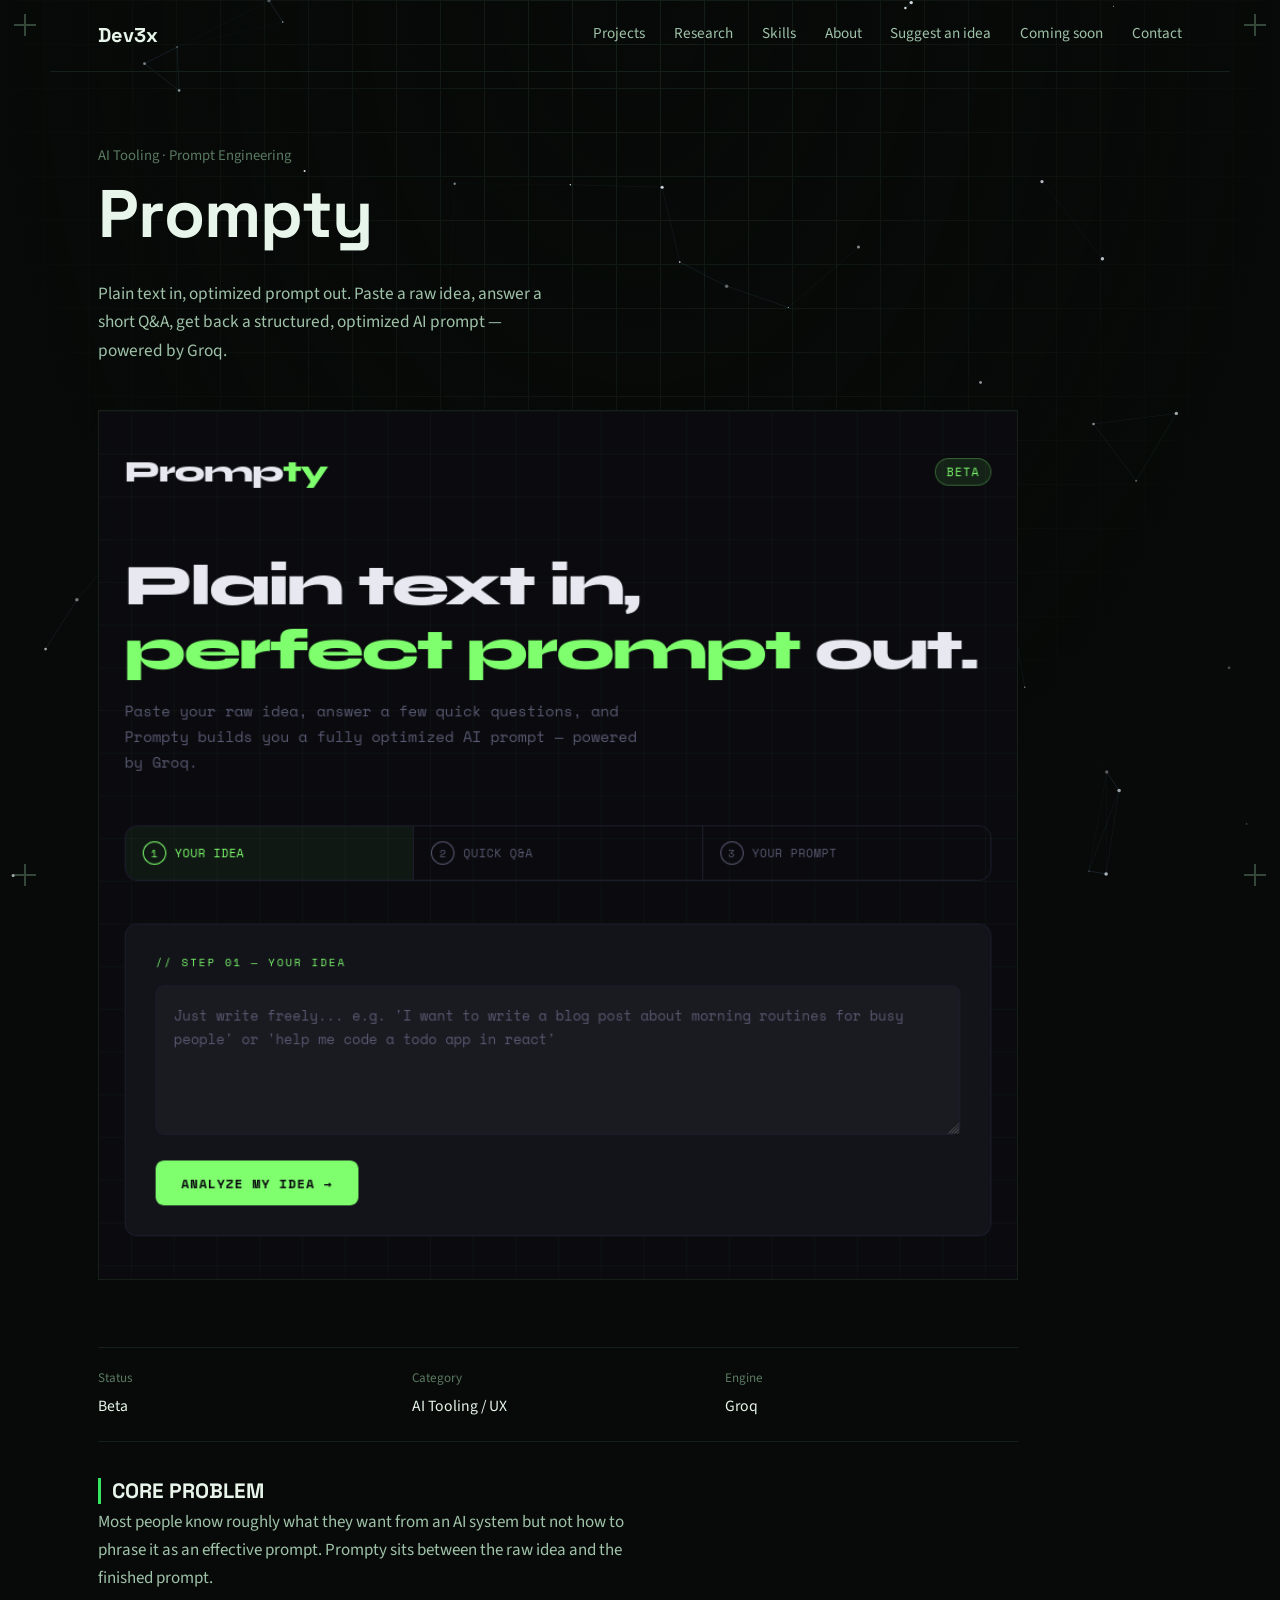
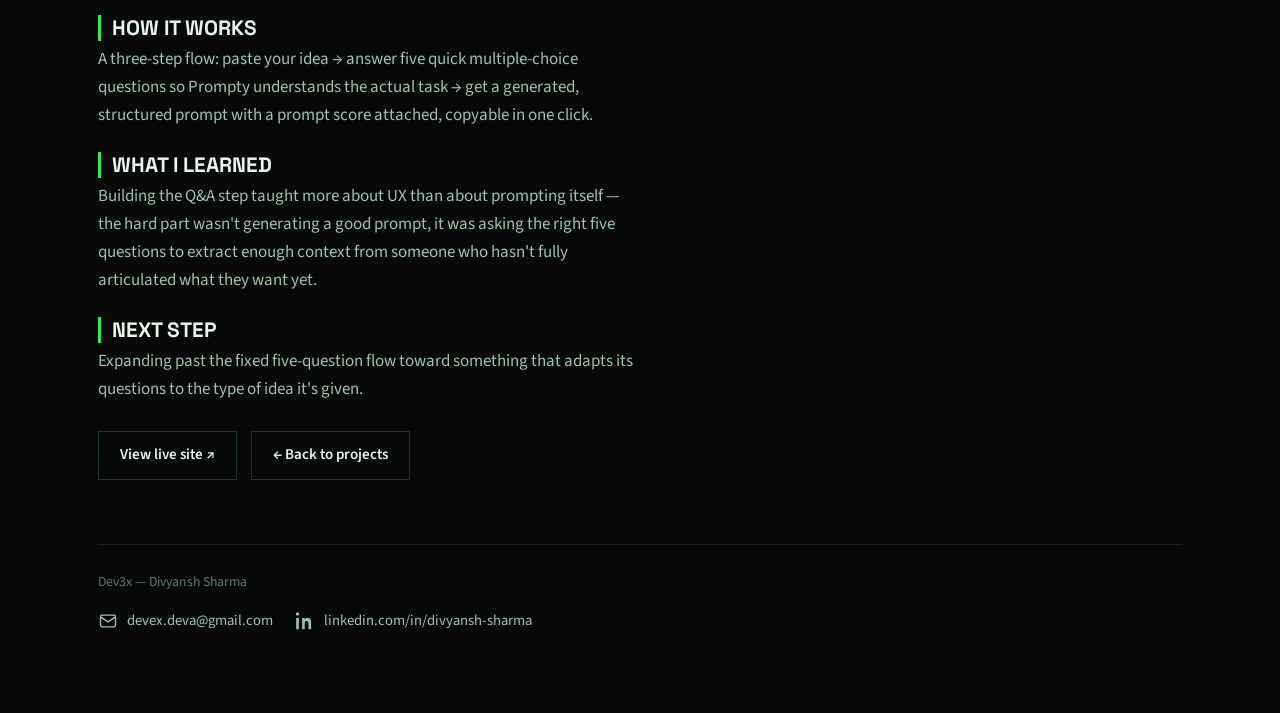
<file: dev3x-site(2)/dev3x/pages/project-prompty.html>
<!doctype html>
<html lang="en">
<head>
<meta charset="UTF-8">
<meta name="viewport" content="width=device-width, initial-scale=1.0">
<title>Prompty — Dev3x</title>
<link rel="stylesheet" href="../css/main.css">
<style>
  /* Prompty theme — matched to the project's real black + neon-green UI */
  body{
    --blueprint:#070A08; --blueprint-raise:#0E140F; --line:#1F3324; --line-soft:#152018;
    --paper:#E7F5EA; --paper-dim:#9FC2A9; --paper-faint:#5B7A62; --signal:#33E85F;
  }
  .btn.primary{ color:#06210F; }
</style>
</head>
<body>
<script src="../js/bg.js"></script>
<header class="topbar">
  <a href="../index.html" class="brand">Dev3x</a>
  <button class="nav-toggle" aria-label="Toggle navigation">MENU</button>
  <nav class="topnav">
        <a href="projects.html">Projects</a>
        <a href="research.html">Research</a>
        <a href="skills.html">Skills</a>
        <a href="about.html">About</a>
        <a href="suggest-idea.html">Suggest an idea</a>
        <a href="coming-soon.html">Coming soon</a>
        <a href="contact.html">Contact</a>
  </nav>
</header>
<div class="regmark tl" aria-hidden="true"></div>
<div class="regmark tr" aria-hidden="true"></div>
<div class="regmark bl" aria-hidden="true"></div>
<div class="regmark br" aria-hidden="true" onclick="window.location.href='covenant.html'"></div>
<main>
    <div class="content-narrow">
      <span class="hero-eyebrow">AI Tooling · Prompt Engineering</span>
      <h1>Prompty</h1>
      <p class="hero-lede">Plain text in, optimized prompt out. Paste a raw idea, answer a short Q&A, get back a structured, optimized AI prompt — powered by Groq.</p>

      <img src="../assets/projects/prompty.png" alt="Prompty — plain text in, perfect prompt out" style="width:100%;border:1px solid var(--line-soft);margin:1.6rem 0;">

      <div class="meta-row">
        <div><span class="k">Status</span><span class="v">Beta</span></div>
        <div><span class="k">Category</span><span class="v">AI Tooling / UX</span></div>
        <div><span class="k">Engine</span><span class="v">Groq</span></div>
      </div>

      <span class="section-head">CORE PROBLEM</span>
      <p>Most people know roughly what they want from an AI system but not how to phrase it as an effective prompt. Prompty sits between the raw idea and the finished prompt.</p>

      <span class="section-head">HOW IT WORKS</span>
      <p>A three-step flow: paste your idea → answer five quick multiple-choice questions so Prompty understands the actual task → get a generated, structured prompt with a prompt score attached, copyable in one click.</p>

      <span class="section-head">WHAT I LEARNED</span>
      <p>Building the Q&A step taught more about UX than about prompting itself — the hard part wasn't generating a good prompt, it was asking the right five questions to extract enough context from someone who hasn't fully articulated what they want yet.</p>

      <span class="section-head">NEXT STEP</span>
      <p>Expanding past the fixed five-question flow toward something that adapts its questions to the type of idea it's given.</p>

      <div class="btnrow">
        <a class="btn" href="https://promptyyy.netlify.app/" target="_blank" rel="noopener">View live site ↗</a>
        <a class="btn" href="projects.html">← Back to projects</a>
      </div>
    </div>
    <footer class="page-footer">
      Dev3x — Divyansh Sharma
      <div class="contact-strip">
        <a href="mailto:devex.deva@gmail.com">
          <svg viewBox="0 0 24 24" fill="none" stroke="currentColor" stroke-width="1.6"><rect x="3" y="5" width="18" height="14" rx="2"/><path d="M3 7l9 6 9-6"/></svg>
          devex.deva@gmail.com
        </a>
        <a href="https://www.linkedin.com/in/divyansh-sharma-0a1b8538b/" target="_blank" rel="noopener">
          <svg viewBox="0 0 24 24" fill="currentColor"><path d="M4.98 3.5C4.98 4.6 4.1 5.5 3 5.5S1 4.6 1 3.5 1.9 1.5 3 1.5s1.98.9 1.98 2zM1.4 8.3h3.2V22H1.4V8.3zM8.6 8.3h3v1.9h.05c.42-.8 1.5-1.9 3.4-1.9 3.6 0 4.3 2.4 4.3 5.5V22h-3.2v-6.4c0-1.5 0-3.5-2.1-3.5s-2.4 1.6-2.4 3.4V22H8.6V8.3z"/></svg>
          linkedin.com/in/divyansh-sharma
        </a>
      </div>
    </footer>
  </main>
<script src="../js/main.js"></script>
</body>
</html>
</file>
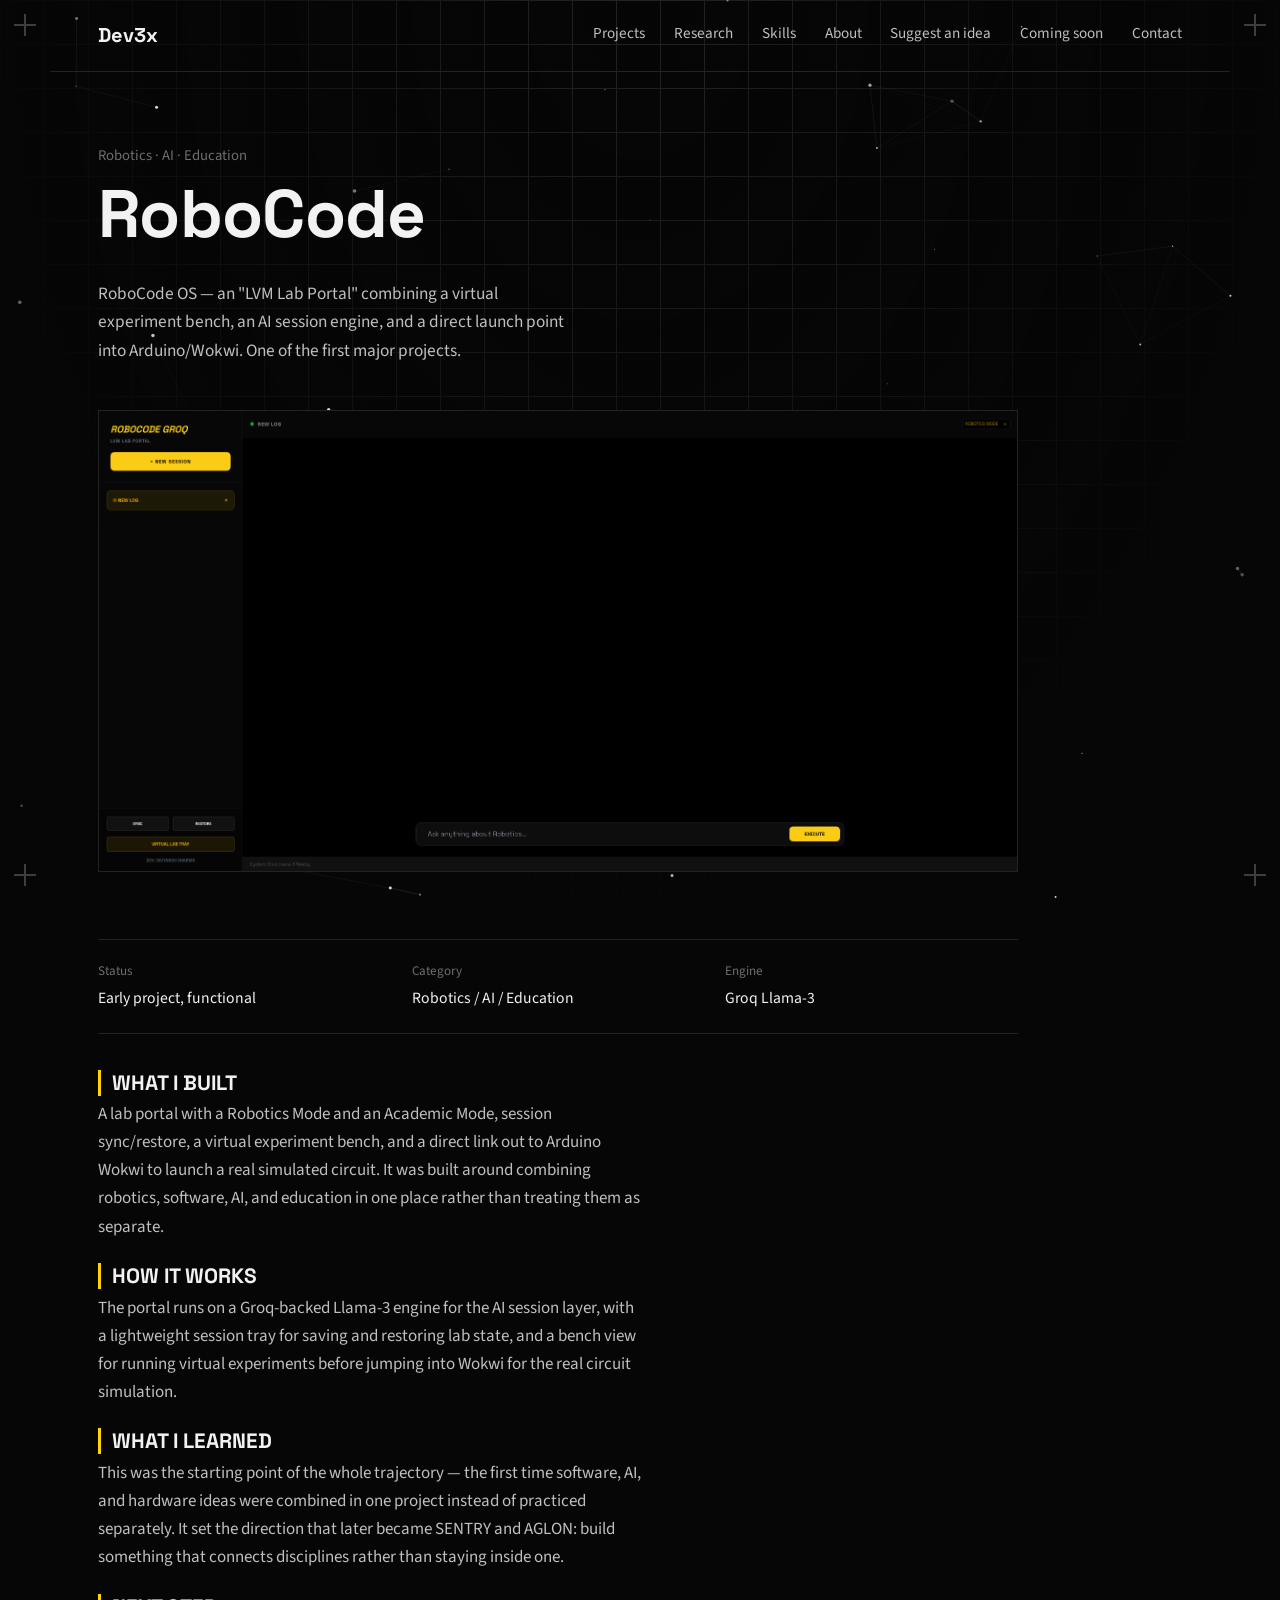
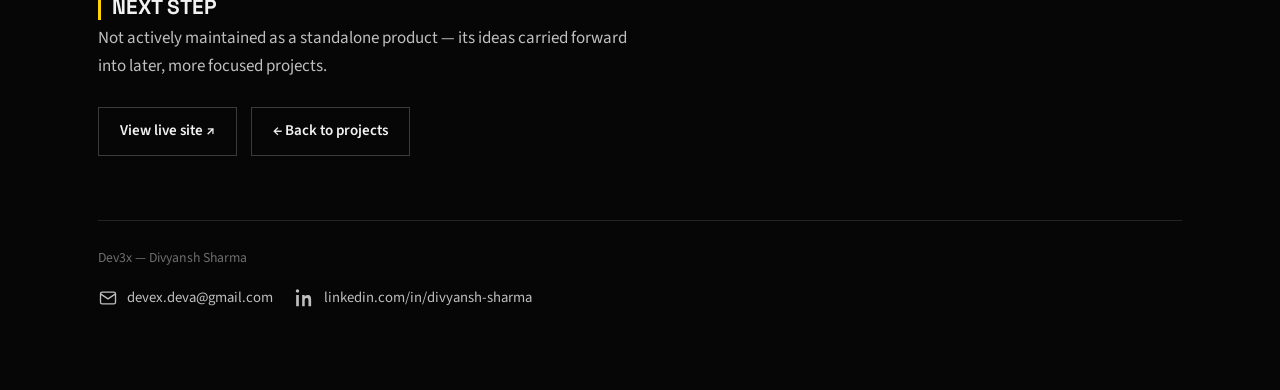
<file: dev3x-site(2)/dev3x/pages/project-robocode.html>
<!doctype html>
<html lang="en">
<head>
<meta charset="UTF-8">
<meta name="viewport" content="width=device-width, initial-scale=1.0">
<title>RoboCode — Dev3x</title>
<link rel="stylesheet" href="../css/main.css">
<style>
  /* RoboCode theme — matched to the project's real black + yellow lab UI */
  body{
    --blueprint:#060606; --blueprint-raise:#141414; --line:#3A3A3A; --line-soft:#232323;
    --paper:#F2F2F2; --paper-dim:#BFBFBF; --paper-faint:#6E6E6E; --signal:#FFD400;
  }
  .btn.primary{ color:#1a1600; }
</style>
</head>
<body>
<script src="../js/bg.js"></script>
<header class="topbar">
  <a href="../index.html" class="brand">Dev3x</a>
  <button class="nav-toggle" aria-label="Toggle navigation">MENU</button>
  <nav class="topnav">
        <a href="projects.html">Projects</a>
        <a href="research.html">Research</a>
        <a href="skills.html">Skills</a>
        <a href="about.html">About</a>
        <a href="suggest-idea.html">Suggest an idea</a>
        <a href="coming-soon.html">Coming soon</a>
        <a href="contact.html">Contact</a>
  </nav>
</header>
<div class="regmark tl" aria-hidden="true"></div>
<div class="regmark tr" aria-hidden="true"></div>
<div class="regmark bl" aria-hidden="true"></div>
<div class="regmark br" aria-hidden="true" onclick="window.location.href='covenant.html'"></div>
<main>
    <div class="content-narrow">
      <span class="hero-eyebrow">Robotics · AI · Education</span>
      <h1>RoboCode</h1>
      <p class="hero-lede">RoboCode OS — an "LVM Lab Portal" combining a virtual experiment bench, an AI session engine, and a direct launch point into Arduino/Wokwi. One of the first major projects.</p>

      <img src="../assets/projects/robocode.png" alt="RoboCode OS — LVM Lab Portal" style="width:100%;border:1px solid var(--line-soft);margin:1.6rem 0;">

      <div class="meta-row">
        <div><span class="k">Status</span><span class="v">Early project, functional</span></div>
        <div><span class="k">Category</span><span class="v">Robotics / AI / Education</span></div>
        <div><span class="k">Engine</span><span class="v">Groq Llama-3</span></div>
      </div>

      <span class="section-head">WHAT I BUILT</span>
      <p>A lab portal with a Robotics Mode and an Academic Mode, session sync/restore, a virtual experiment bench, and a direct link out to Arduino Wokwi to launch a real simulated circuit. It was built around combining robotics, software, AI, and education in one place rather than treating them as separate.</p>

      <span class="section-head">HOW IT WORKS</span>
      <p>The portal runs on a Groq-backed Llama-3 engine for the AI session layer, with a lightweight session tray for saving and restoring lab state, and a bench view for running virtual experiments before jumping into Wokwi for the real circuit simulation.</p>

      <span class="section-head">WHAT I LEARNED</span>
      <p>This was the starting point of the whole trajectory — the first time software, AI, and hardware ideas were combined in one project instead of practiced separately. It set the direction that later became SENTRY and AGLON: build something that connects disciplines rather than staying inside one.</p>

      <span class="section-head">NEXT STEP</span>
      <p>Not actively maintained as a standalone product — its ideas carried forward into later, more focused projects.</p>

      <div class="btnrow">
        <a class="btn" href="https://robocodex.netlify.app/" target="_blank" rel="noopener">View live site ↗</a>
        <a class="btn" href="projects.html">← Back to projects</a>
      </div>
    </div>
    <footer class="page-footer">
      Dev3x — Divyansh Sharma
      <div class="contact-strip">
        <a href="mailto:devex.deva@gmail.com">
          <svg viewBox="0 0 24 24" fill="none" stroke="currentColor" stroke-width="1.6"><rect x="3" y="5" width="18" height="14" rx="2"/><path d="M3 7l9 6 9-6"/></svg>
          devex.deva@gmail.com
        </a>
        <a href="https://www.linkedin.com/in/divyansh-sharma-0a1b8538b/" target="_blank" rel="noopener">
          <svg viewBox="0 0 24 24" fill="currentColor"><path d="M4.98 3.5C4.98 4.6 4.1 5.5 3 5.5S1 4.6 1 3.5 1.9 1.5 3 1.5s1.98.9 1.98 2zM1.4 8.3h3.2V22H1.4V8.3zM8.6 8.3h3v1.9h.05c.42-.8 1.5-1.9 3.4-1.9 3.6 0 4.3 2.4 4.3 5.5V22h-3.2v-6.4c0-1.5 0-3.5-2.1-3.5s-2.4 1.6-2.4 3.4V22H8.6V8.3z"/></svg>
          linkedin.com/in/divyansh-sharma
        </a>
      </div>
    </footer>
  </main>
<script src="../js/main.js"></script>
</body>
</html>
</file>
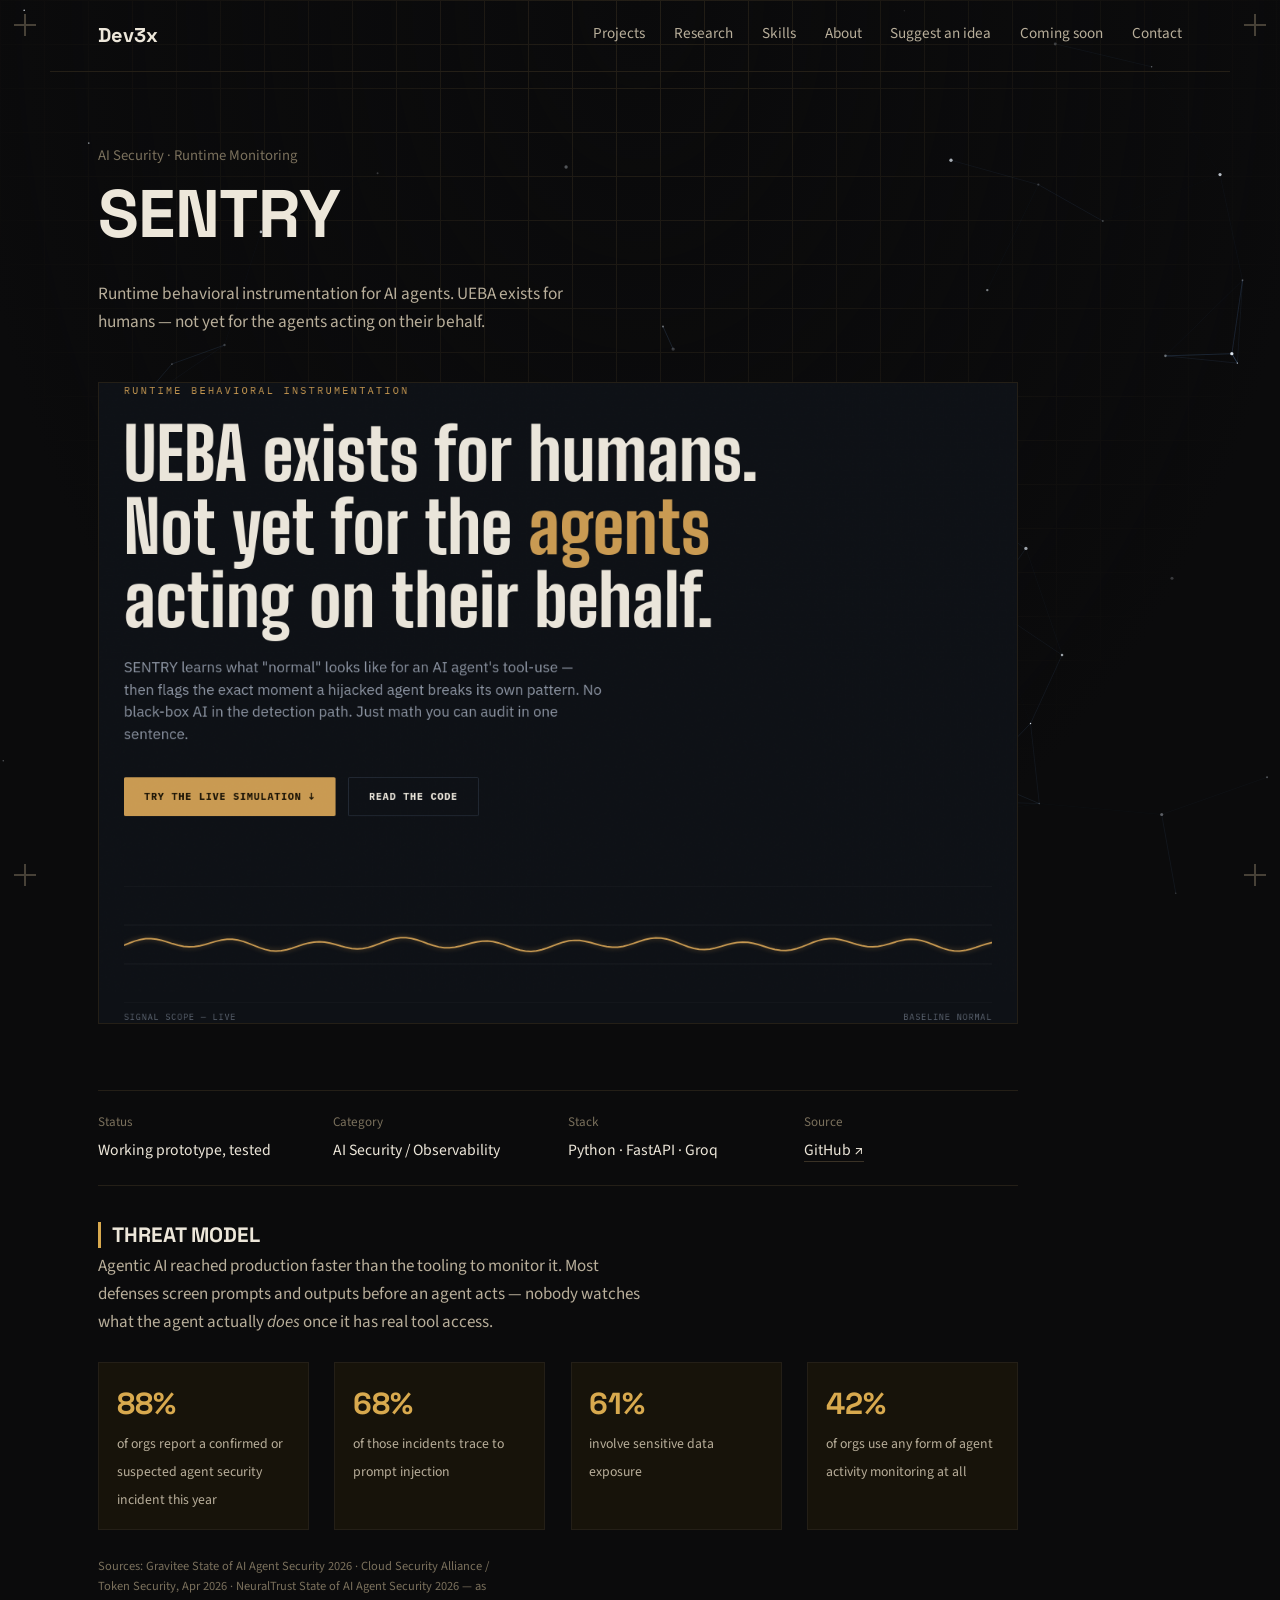
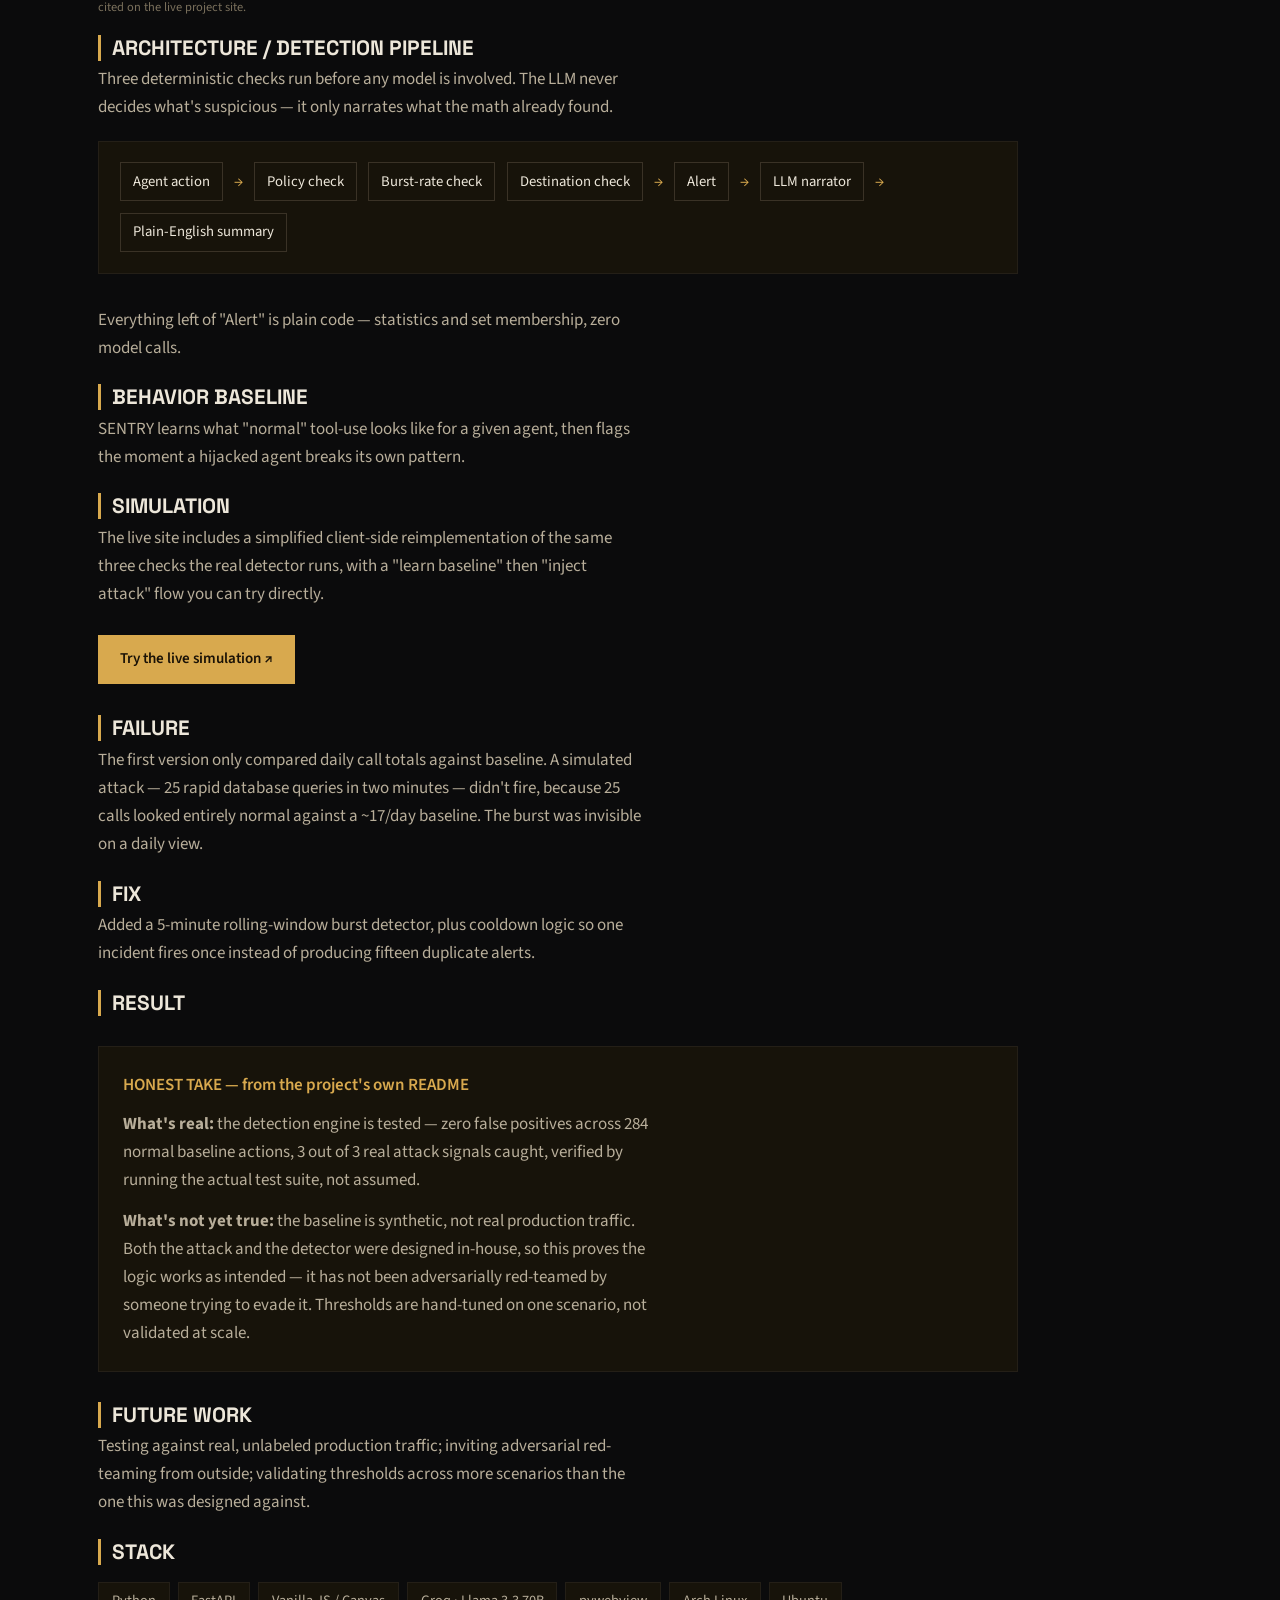
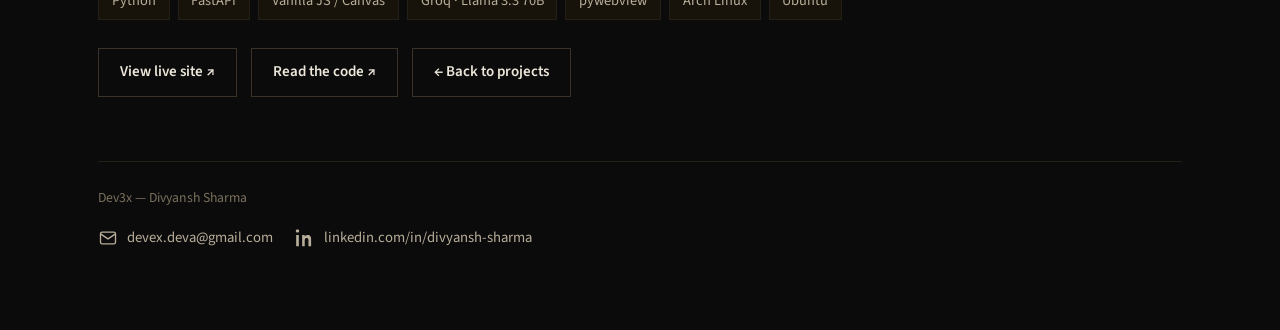
<file: dev3x-site(2)/dev3x/pages/project-sentry.html>
<!doctype html>
<html lang="en">
<head>
<meta charset="UTF-8">
<meta name="viewport" content="width=device-width, initial-scale=1.0">
<title>SENTRY — Dev3x</title>
<meta name="description" content="SENTRY: runtime behavioral instrumentation for AI agents. Deterministic detection, LLM narration only.">
<link rel="stylesheet" href="../css/main.css">
<style>
  /* SENTRY theme — matched to the project's real near-black + gold UI */
  body{
    --blueprint:#0B0B0C; --blueprint-raise:#17130A; --line:#3A3226; --line-soft:#241F17;
    --paper:#EDE7DA; --paper-dim:#B8AE9A; --paper-faint:#7A705C; --signal:#D8A94E;
  }
</style>
</head>
<body>
<script src="../js/bg.js"></script>
<header class="topbar">
  <a href="../index.html" class="brand">Dev3x</a>
  <button class="nav-toggle" aria-label="Toggle navigation">MENU</button>
  <nav class="topnav">
        <a href="projects.html">Projects</a>
        <a href="research.html">Research</a>
        <a href="skills.html">Skills</a>
        <a href="about.html">About</a>
        <a href="suggest-idea.html">Suggest an idea</a>
        <a href="coming-soon.html">Coming soon</a>
        <a href="contact.html">Contact</a>
  </nav>
</header>
<div class="regmark tl" aria-hidden="true"></div>
<div class="regmark tr" aria-hidden="true"></div>
<div class="regmark bl" aria-hidden="true"></div>
<div class="regmark br" aria-hidden="true" onclick="window.location.href='covenant.html'"></div>
<main>
    <div class="content-narrow">
      <span class="hero-eyebrow">AI Security · Runtime Monitoring</span>
      <h1>SENTRY</h1>
      <p class="hero-lede">Runtime behavioral instrumentation for AI agents. UEBA exists for humans — not yet for the agents acting on their behalf.</p>

      <img src="../assets/projects/sentry.png" alt="SENTRY interface — UEBA exists for humans, not yet for agents" style="width:100%;border:1px solid var(--line-soft);margin:1.6rem 0;">

      <div class="meta-row">
        <div><span class="k">Status</span><span class="v">Working prototype, tested</span></div>
        <div><span class="k">Category</span><span class="v">AI Security / Observability</span></div>
        <div><span class="k">Stack</span><span class="v">Python · FastAPI · Groq</span></div>
        <div><span class="k">Source</span><span class="v"><a href="https://github.com/devexdeva-coder/Sentry" target="_blank" rel="noopener" style="border-bottom:1px solid var(--line)">GitHub ↗</a></span></div>
      </div>

      <span class="section-head">THREAT MODEL</span>
      <p>Agentic AI reached production faster than the tooling to monitor it. Most defenses screen prompts and outputs before an agent acts — nobody watches what the agent actually <em>does</em> once it has real tool access.</p>
      <div class="stat-row">
        <div class="stat"><span class="num">88%</span><span class="lbl">of orgs report a confirmed or suspected agent security incident this year</span></div>
        <div class="stat"><span class="num">68%</span><span class="lbl">of those incidents trace to prompt injection</span></div>
        <div class="stat"><span class="num">61%</span><span class="lbl">involve sensitive data exposure</span></div>
        <div class="stat"><span class="num">42%</span><span class="lbl">of orgs use any form of agent activity monitoring at all</span></div>
      </div>
      <p style="font-size:0.78rem;color:var(--paper-faint)">Sources: Gravitee State of AI Agent Security 2026 · Cloud Security Alliance / Token Security, Apr 2026 · NeuralTrust State of AI Agent Security 2026 — as cited on the live project site.</p>

      <span class="section-head">ARCHITECTURE / DETECTION PIPELINE</span>
      <p>Three deterministic checks run before any model is involved. The LLM never decides what's suspicious — it only narrates what the math already found.</p>
      <div class="flow">
        <span class="node">Agent action</span><span class="arrow">→</span>
        <span class="node">Policy check</span>
        <span class="node">Burst-rate check</span>
        <span class="node">Destination check</span>
        <span class="arrow">→</span><span class="node">Alert</span>
        <span class="arrow">→</span><span class="node">LLM narrator</span>
        <span class="arrow">→</span><span class="node">Plain-English summary</span>
      </div>
      <p>Everything left of "Alert" is plain code — statistics and set membership, zero model calls.</p>

      <span class="section-head">BEHAVIOR BASELINE</span>
      <p>SENTRY learns what "normal" tool-use looks like for a given agent, then flags the moment a hijacked agent breaks its own pattern.</p>

      <span class="section-head">SIMULATION</span>
      <p>The live site includes a simplified client-side reimplementation of the same three checks the real detector runs, with a "learn baseline" then "inject attack" flow you can try directly.</p>
      <div class="btnrow">
        <a class="btn primary" href="https://sentryy.netlify.app/#demo" target="_blank" rel="noopener">Try the live simulation ↗</a>
      </div>

      <span class="section-head">FAILURE</span>
      <p>The first version only compared daily call totals against baseline. A simulated attack — 25 rapid database queries in two minutes — didn't fire, because 25 calls looked entirely normal against a ~17/day baseline. The burst was invisible on a daily view.</p>

      <span class="section-head">FIX</span>
      <p>Added a 5-minute rolling-window burst detector, plus cooldown logic so one incident fires once instead of producing fifteen duplicate alerts.</p>

      <span class="section-head">RESULT</span>
      <div class="honest-box">
        <span class="h">HONEST TAKE — from the project's own README</span>
        <p style="margin-bottom:0.8rem"><strong>What's real:</strong> the detection engine is tested — zero false positives across 284 normal baseline actions, 3 out of 3 real attack signals caught, verified by running the actual test suite, not assumed.</p>
        <p style="margin-bottom:0"><strong>What's not yet true:</strong> the baseline is synthetic, not real production traffic. Both the attack and the detector were designed in-house, so this proves the logic works as intended — it has not been adversarially red-teamed by someone trying to evade it. Thresholds are hand-tuned on one scenario, not validated at scale.</p>
      </div>

      <span class="section-head">FUTURE WORK</span>
      <p>Testing against real, unlabeled production traffic; inviting adversarial red-teaming from outside; validating thresholds across more scenarios than the one this was designed against.</p>

      <span class="section-head">STACK</span>
      <div class="skill-items">
        <span>Python</span><span>FastAPI</span><span>Vanilla JS / Canvas</span>
        <span>Groq · Llama 3.3 70B</span><span>pywebview</span><span>Arch Linux</span><span>Ubuntu</span>
      </div>

      <div class="btnrow">
        <a class="btn" href="https://sentryy.netlify.app/" target="_blank" rel="noopener">View live site ↗</a>
        <a class="btn" href="https://github.com/devexdeva-coder/Sentry" target="_blank" rel="noopener">Read the code ↗</a>
        <a class="btn" href="projects.html">← Back to projects</a>
      </div>
    </div>

    <footer class="page-footer">
      Dev3x — Divyansh Sharma
      <div class="contact-strip">
        <a href="mailto:devex.deva@gmail.com">
          <svg viewBox="0 0 24 24" fill="none" stroke="currentColor" stroke-width="1.6"><rect x="3" y="5" width="18" height="14" rx="2"/><path d="M3 7l9 6 9-6"/></svg>
          devex.deva@gmail.com
        </a>
        <a href="https://www.linkedin.com/in/divyansh-sharma-0a1b8538b/" target="_blank" rel="noopener">
          <svg viewBox="0 0 24 24" fill="currentColor"><path d="M4.98 3.5C4.98 4.6 4.1 5.5 3 5.5S1 4.6 1 3.5 1.9 1.5 3 1.5s1.98.9 1.98 2zM1.4 8.3h3.2V22H1.4V8.3zM8.6 8.3h3v1.9h.05c.42-.8 1.5-1.9 3.4-1.9 3.6 0 4.3 2.4 4.3 5.5V22h-3.2v-6.4c0-1.5 0-3.5-2.1-3.5s-2.4 1.6-2.4 3.4V22H8.6V8.3z"/></svg>
          linkedin.com/in/divyansh-sharma
        </a>
      </div>
    </footer>
  </main>

<script src="../js/main.js"></script>
</body>
</html>
</file>
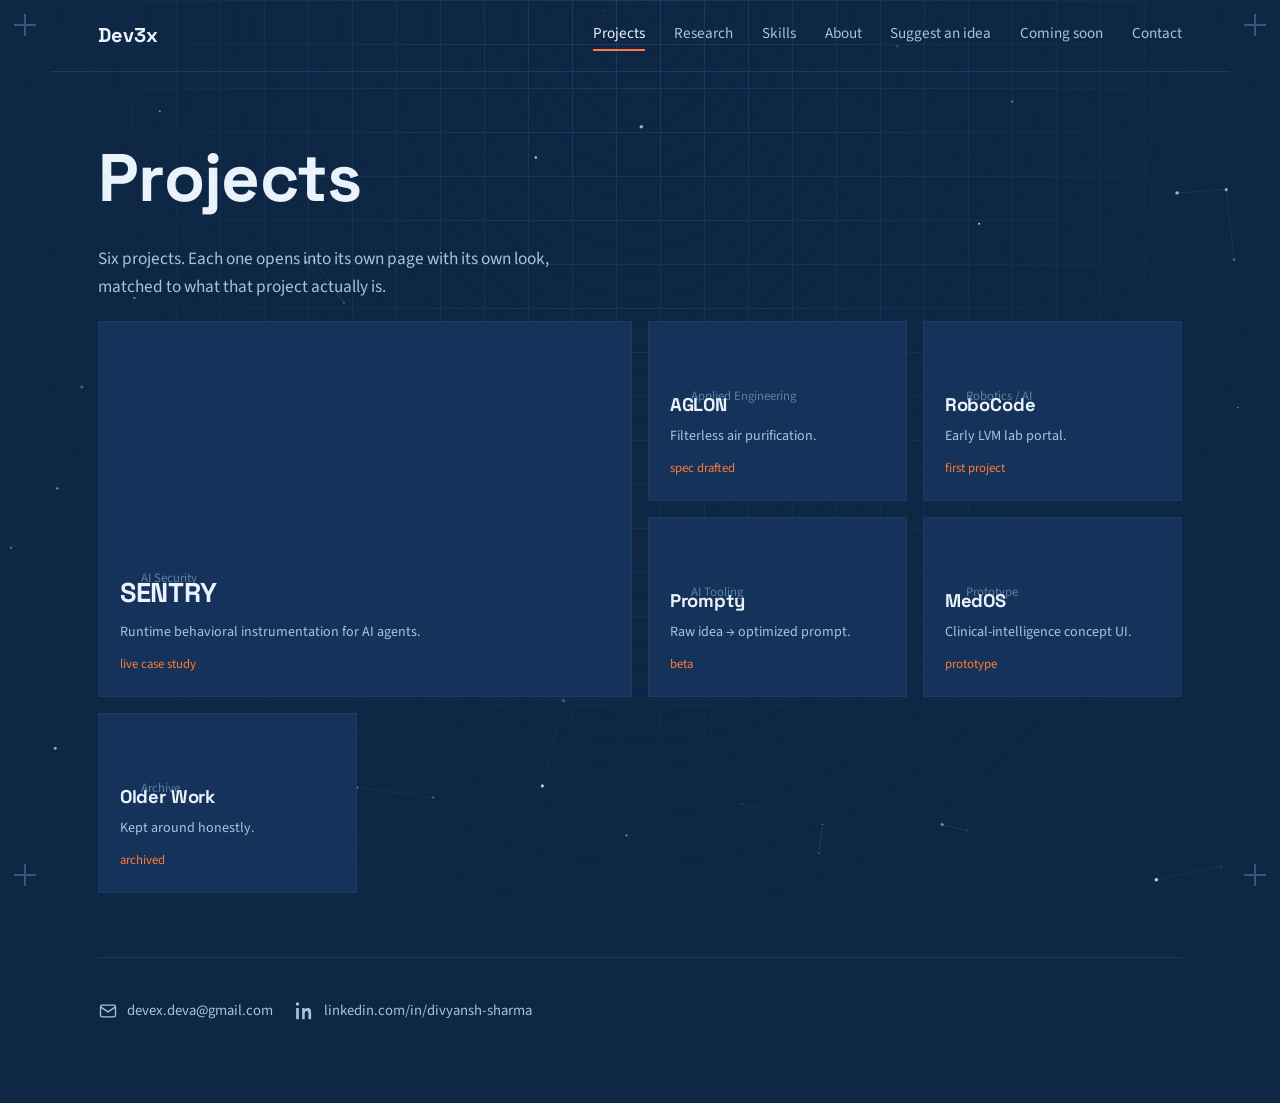
<file: dev3x-site(2)/dev3x/pages/projects.html>
<!doctype html>
<html lang="en">
<head>
<meta charset="UTF-8">
<meta name="viewport" content="width=device-width, initial-scale=1.0">
<title>Projects — Dev3x</title>
<link rel="stylesheet" href="../css/main.css">
</head>
<body>
<script src="../js/bg.js"></script>
<header class="topbar">
  <a href="../index.html" class="brand">Dev3x</a>
  <button class="nav-toggle" aria-label="Toggle navigation">MENU</button>
  <nav class="topnav">
        <a href="projects.html" class="active">Projects</a>
        <a href="research.html">Research</a>
        <a href="skills.html">Skills</a>
        <a href="about.html">About</a>
        <a href="suggest-idea.html">Suggest an idea</a>
        <a href="coming-soon.html">Coming soon</a>
        <a href="contact.html">Contact</a>
  </nav>
</header>
<div class="regmark tl" aria-hidden="true"></div>
<div class="regmark tr" aria-hidden="true"></div>
<div class="regmark bl" aria-hidden="true"></div>
<div class="regmark br" aria-hidden="true" onclick="window.location.href='covenant.html'"></div>

<main>
  <h1>Projects</h1>
  <p class="hero-lede">Six projects. Each one opens into its own page with its own look, matched to what that project actually is.</p>

  <div class="bento">
    <a class="tile featured" href="project-sentry.html">
      <span class="tile-cat">AI Security</span>
      <h3>SENTRY</h3>
      <p>Runtime behavioral instrumentation for AI agents.</p>
      <span class="tile-status">live case study</span>
    </a>
    <a class="tile" href="project-aglon.html">
      <span class="tile-cat">Applied Engineering</span>
      <h3>AGLON</h3>
      <p>Filterless air purification.</p>
      <span class="tile-status">spec drafted</span>
    </a>
    <a class="tile" href="project-robocode.html">
      <span class="tile-cat">Robotics / AI</span>
      <h3>RoboCode</h3>
      <p>Early LVM lab portal.</p>
      <span class="tile-status">first project</span>
    </a>
    <a class="tile" href="project-prompty.html">
      <span class="tile-cat">AI Tooling</span>
      <h3>Prompty</h3>
      <p>Raw idea → optimized prompt.</p>
      <span class="tile-status">beta</span>
    </a>
    <a class="tile" href="project-medos.html">
      <span class="tile-cat">Prototype</span>
      <h3>MedOS</h3>
      <p>Clinical-intelligence concept UI.</p>
      <span class="tile-status">prototype</span>
    </a>
    <a class="tile" href="project-archive.html">
      <span class="tile-cat">Archive</span>
      <h3>Older Work</h3>
      <p>Kept around honestly.</p>
      <span class="tile-status">archived</span>
    </a>
  </div>

  <footer class="page-footer">
    <div class="contact-strip">
      <a href="mailto:devex.deva@gmail.com">
        <svg viewBox="0 0 24 24" fill="none" stroke="currentColor" stroke-width="1.6"><rect x="3" y="5" width="18" height="14" rx="2"/><path d="M3 7l9 6 9-6"/></svg>
        devex.deva@gmail.com
      </a>
      <a href="https://www.linkedin.com/in/divyansh-sharma-0a1b8538b/" target="_blank" rel="noopener">
        <svg viewBox="0 0 24 24" fill="currentColor"><path d="M4.98 3.5C4.98 4.6 4.1 5.5 3 5.5S1 4.6 1 3.5 1.9 1.5 3 1.5s1.98.9 1.98 2zM1.4 8.3h3.2V22H1.4V8.3zM8.6 8.3h3v1.9h.05c.42-.8 1.5-1.9 3.4-1.9 3.6 0 4.3 2.4 4.3 5.5V22h-3.2v-6.4c0-1.5 0-3.5-2.1-3.5s-2.4 1.6-2.4 3.4V22H8.6V8.3z"/></svg>
        linkedin.com/in/divyansh-sharma
      </a>
    </div>
  </footer>
</main>
<script src="../js/main.js"></script>
</body>
</html>
</file>
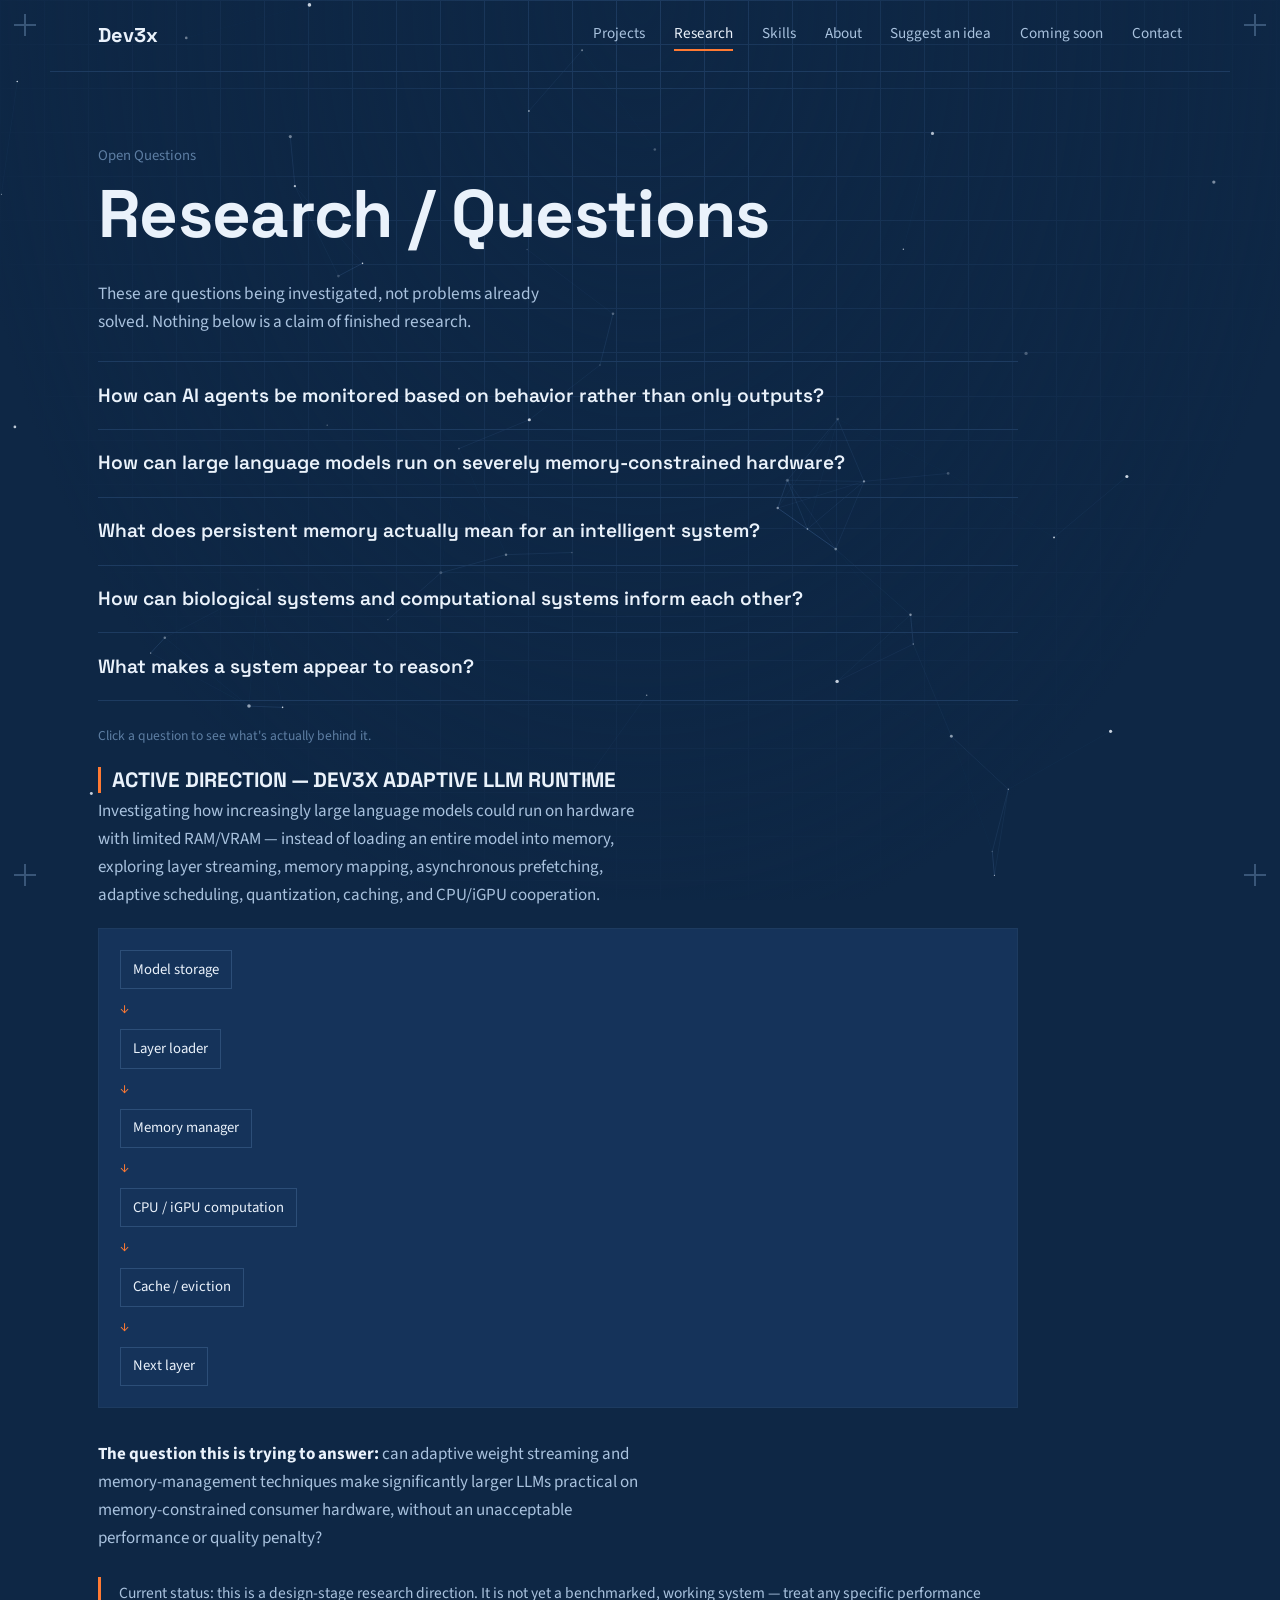
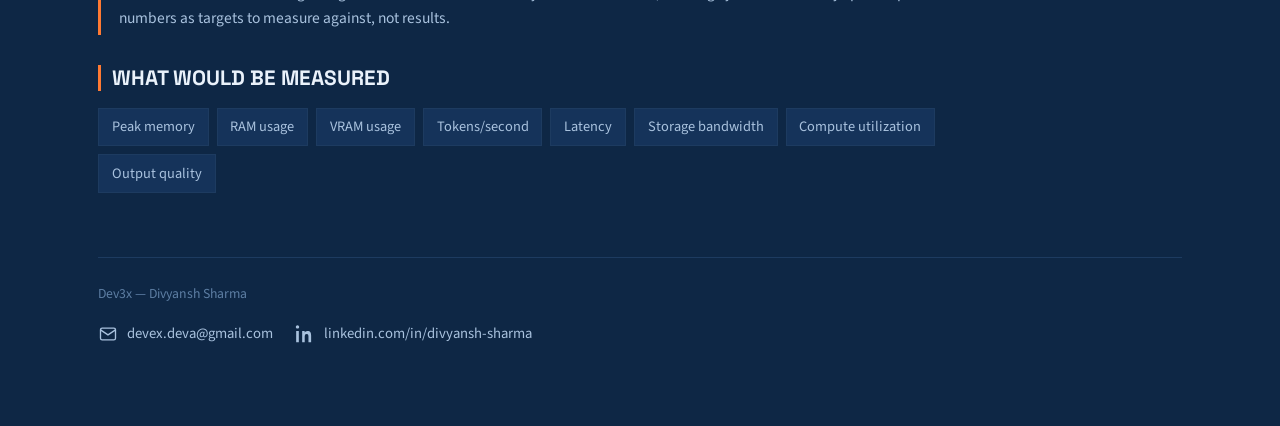
<file: dev3x-site(2)/dev3x/pages/research.html>
<!doctype html>
<html lang="en">
<head>
<meta charset="UTF-8">
<meta name="viewport" content="width=device-width, initial-scale=1.0">
<title>Research — Dev3x</title>
<link rel="stylesheet" href="../css/main.css">
</head>
<body>
<script src="../js/bg.js"></script>
<header class="topbar">
  <a href="../index.html" class="brand">Dev3x</a>
  <button class="nav-toggle" aria-label="Toggle navigation">MENU</button>
  <nav class="topnav">
        <a href="projects.html">Projects</a>
        <a href="research.html">Research</a>
        <a href="skills.html">Skills</a>
        <a href="about.html">About</a>
        <a href="suggest-idea.html">Suggest an idea</a>
        <a href="coming-soon.html">Coming soon</a>
        <a href="contact.html">Contact</a>
  </nav>
</header>
<div class="regmark tl" aria-hidden="true"></div>
<div class="regmark tr" aria-hidden="true"></div>
<div class="regmark bl" aria-hidden="true"></div>
<div class="regmark br" aria-hidden="true" onclick="window.location.href='covenant.html'"></div>
<main>
    <div class="content-narrow">
      <span class="hero-eyebrow">Open Questions</span>
      <h1>Research / Questions</h1>
      <p class="hero-lede">These are questions being investigated, not problems already solved. Nothing below is a claim of finished research.</p>

      <ul class="qlist" id="qlist">
        <li data-detail="This is the core of SENTRY: instead of scoring what an agent says, it watches a rolling window of what an agent actually does — tool calls, destinations, timing — and flags the moment that pattern breaks.">How can AI agents be monitored based on behavior rather than only outputs?</li>
        <li data-detail="This is the open question behind the Dev3x Adaptive LLM Runtime — whether layer streaming, quantization, and smart caching can make bigger models usable on hardware that was never meant to run them.">How can large language models run on severely memory-constrained hardware?</li>
        <li data-detail="Not just 'store more tokens' — what would it take for a system to actually keep, revise, and reason over what it has learned about a person or a task across sessions, not just within one context window?">What does persistent memory actually mean for an intelligent system?</li>
        <li data-detail="A long-term interest, not a current project. Biological neural circuits are already-working solutions to problems computer science is still solving from scratch — that gap is worth paying attention to.">How can biological systems and computational systems inform each other?</li>
        <li data-detail="Somewhere between pattern-matching and genuine multi-step inference. This is the least resolved question on this list, and probably the most important one.">What makes a system appear to reason?</li>
      </ul>
      <p style="font-size:0.85rem;color:var(--paper-faint)">Click a question to see what's actually behind it.</p>

      <span class="section-head">ACTIVE DIRECTION — DEV3X ADAPTIVE LLM RUNTIME</span>
      <p>Investigating how increasingly large language models could run on hardware with limited RAM/VRAM — instead of loading an entire model into memory, exploring layer streaming, memory mapping, asynchronous prefetching, adaptive scheduling, quantization, caching, and CPU/iGPU cooperation.</p>

      <div class="flow" style="flex-direction:column;align-items:flex-start;gap:0.5rem">
        <span class="node">Model storage</span>
        <span class="arrow">↓</span>
        <span class="node">Layer loader</span>
        <span class="arrow">↓</span>
        <span class="node">Memory manager</span>
        <span class="arrow">↓</span>
        <span class="node">CPU / iGPU computation</span>
        <span class="arrow">↓</span>
        <span class="node">Cache / eviction</span>
        <span class="arrow">↓</span>
        <span class="node">Next layer</span>
      </div>

      <p><strong style="color:var(--paper)">The question this is trying to answer:</strong> can adaptive weight streaming and memory-management techniques make significantly larger LLMs practical on memory-constrained consumer hardware, without an unacceptable performance or quality penalty?</p>

      <div class="callout">Current status: this is a design-stage research direction. It is not yet a benchmarked, working system — treat any specific performance numbers as targets to measure against, not results.</div>

      <span class="section-head">WHAT WOULD BE MEASURED</span>
      <div class="skill-items">
        <span>Peak memory</span><span>RAM usage</span><span>VRAM usage</span>
        <span>Tokens/second</span><span>Latency</span><span>Storage bandwidth</span>
        <span>Compute utilization</span><span>Output quality</span>
      </div>
    </div>
    <footer class="page-footer">
      Dev3x — Divyansh Sharma
      <div class="contact-strip">
        <a href="mailto:devex.deva@gmail.com">
          <svg viewBox="0 0 24 24" fill="none" stroke="currentColor" stroke-width="1.6"><rect x="3" y="5" width="18" height="14" rx="2"/><path d="M3 7l9 6 9-6"/></svg>
          devex.deva@gmail.com
        </a>
        <a href="https://www.linkedin.com/in/divyansh-sharma-0a1b8538b/" target="_blank" rel="noopener">
          <svg viewBox="0 0 24 24" fill="currentColor"><path d="M4.98 3.5C4.98 4.6 4.1 5.5 3 5.5S1 4.6 1 3.5 1.9 1.5 3 1.5s1.98.9 1.98 2zM1.4 8.3h3.2V22H1.4V8.3zM8.6 8.3h3v1.9h.05c.42-.8 1.5-1.9 3.4-1.9 3.6 0 4.3 2.4 4.3 5.5V22h-3.2v-6.4c0-1.5 0-3.5-2.1-3.5s-2.4 1.6-2.4 3.4V22H8.6V8.3z"/></svg>
          linkedin.com/in/divyansh-sharma
        </a>
      </div>
    </footer>
  </main>
<script src="../js/main.js"></script>
<script>
  document.querySelectorAll('#qlist li').forEach(li => {
    const detail = document.createElement('div');
    detail.style.cssText = 'max-height:0;overflow:hidden;transition:max-height 0.3s ease;font-size:0.95rem;font-family:var(--body);font-weight:400;color:var(--paper-dim);';
    const inner = document.createElement('p');
    inner.style.cssText = 'margin:0.8rem 0 0.2rem;max-width:60ch;';
    inner.textContent = li.dataset.detail;
    detail.appendChild(inner);
    li.appendChild(detail);
    li.style.cursor = 'pointer';
    li.addEventListener('click', () => {
      const open = detail.style.maxHeight !== '0px' && detail.style.maxHeight !== '';
      document.querySelectorAll('#qlist li > div').forEach(d => d.style.maxHeight = '0px');
      detail.style.maxHeight = open ? '0px' : '200px';
    });
  });
</script>
</body>
</html>
</file>
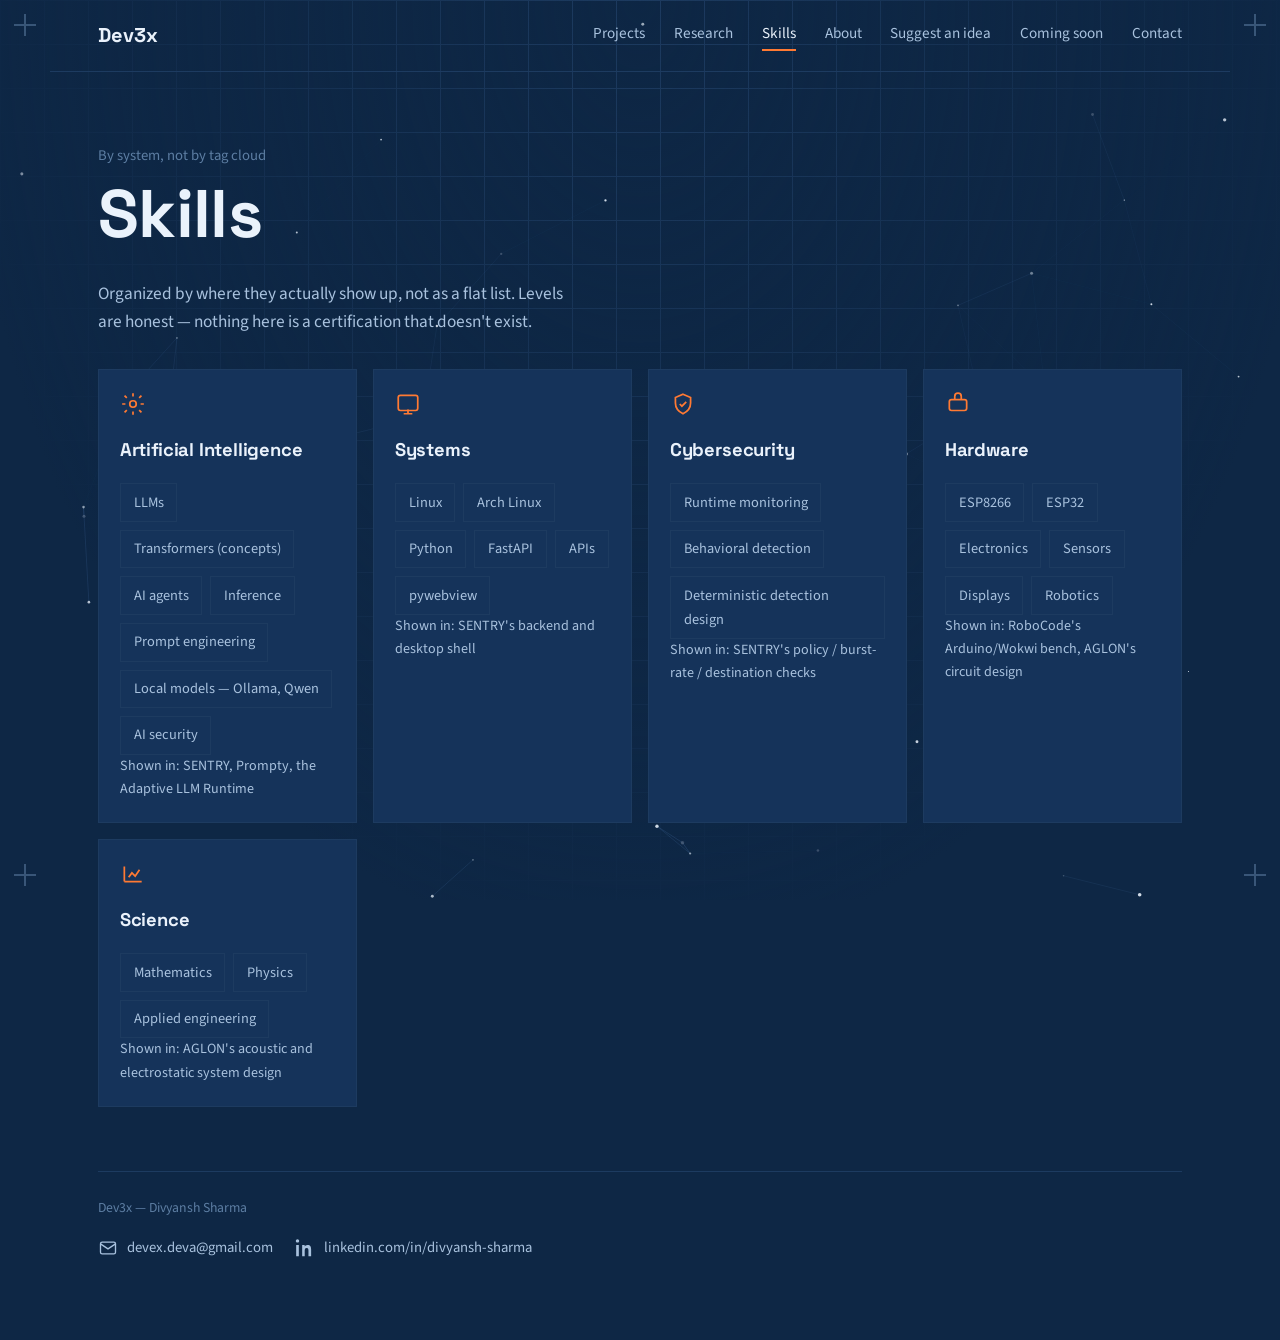
<file: dev3x-site(2)/dev3x/pages/skills.html>
<!doctype html>
<html lang="en">
<head>
<meta charset="UTF-8">
<meta name="viewport" content="width=device-width, initial-scale=1.0">
<title>Skills — Dev3x</title>
<link rel="stylesheet" href="../css/main.css">
</head>
<body>
<script src="../js/bg.js"></script>
<header class="topbar">
  <a href="../index.html" class="brand">Dev3x</a>
  <button class="nav-toggle" aria-label="Toggle navigation">MENU</button>
  <nav class="topnav">
        <a href="projects.html">Projects</a>
        <a href="research.html">Research</a>
        <a href="skills.html">Skills</a>
        <a href="about.html">About</a>
        <a href="suggest-idea.html">Suggest an idea</a>
        <a href="coming-soon.html">Coming soon</a>
        <a href="contact.html">Contact</a>
  </nav>
</header>
<div class="regmark tl" aria-hidden="true"></div>
<div class="regmark tr" aria-hidden="true"></div>
<div class="regmark bl" aria-hidden="true"></div>
<div class="regmark br" aria-hidden="true" onclick="window.location.href='covenant.html'"></div>
<main>
    <span class="hero-eyebrow">By system, not by tag cloud</span>
    <h1>Skills</h1>
    <p class="hero-lede">Organized by where they actually show up, not as a flat list. Levels are honest — nothing here is a certification that doesn't exist.</p>

    <div class="bento" style="grid-auto-rows:auto;margin-top:2rem;">
      <div class="tile" style="cursor:default;justify-content:flex-start;align-items:flex-start;">
        <div class="card-icon" style="margin-bottom:0.6rem"><svg viewBox="0 0 24 24" fill="none" stroke="var(--signal)" stroke-width="1.6" width="26" height="26"><circle cx="12" cy="12" r="3"/><path d="M12 2v3M12 19v3M4.2 4.2l2.1 2.1M17.7 17.7l2.1 2.1M2 12h3M19 12h3M4.2 19.8l2.1-2.1M17.7 6.3l2.1-2.1"/></svg></div>
        <h3>Artificial Intelligence</h3>
        <div class="skill-items">
          <span>LLMs</span><span>Transformers (concepts)</span><span>AI agents</span>
          <span>Inference</span><span>Prompt engineering</span><span>Local models — Ollama, Qwen</span><span>AI security</span>
        </div>
        <p class="skill-proof">Shown in: SENTRY, Prompty, the Adaptive LLM Runtime</p>
      </div>

      <div class="tile" style="cursor:default;justify-content:flex-start;align-items:flex-start;">
        <div class="card-icon" style="margin-bottom:0.6rem"><svg viewBox="0 0 24 24" fill="none" stroke="var(--signal)" stroke-width="1.6" width="26" height="26"><rect x="3" y="4" width="18" height="14" rx="2"/><path d="M8 21h8M12 17v4"/></svg></div>
        <h3>Systems</h3>
        <div class="skill-items">
          <span>Linux</span><span>Arch Linux</span><span>Python</span><span>FastAPI</span><span>APIs</span><span>pywebview</span>
        </div>
        <p class="skill-proof">Shown in: SENTRY's backend and desktop shell</p>
      </div>

      <div class="tile" style="cursor:default;justify-content:flex-start;align-items:flex-start;">
        <div class="card-icon" style="margin-bottom:0.6rem"><svg viewBox="0 0 24 24" fill="none" stroke="var(--signal)" stroke-width="1.6" width="26" height="26"><path d="M12 3l7 3v5c0 4.5-3 8-7 10-4-2-7-5.5-7-10V6l7-3z"/><path d="M9 12l2 2 4-4"/></svg></div>
        <h3>Cybersecurity</h3>
        <div class="skill-items">
          <span>Runtime monitoring</span><span>Behavioral detection</span><span>Deterministic detection design</span>
        </div>
        <p class="skill-proof">Shown in: SENTRY's policy / burst-rate / destination checks</p>
      </div>

      <div class="tile" style="cursor:default;justify-content:flex-start;align-items:flex-start;">
        <div class="card-icon" style="margin-bottom:0.6rem"><svg viewBox="0 0 24 24" fill="none" stroke="var(--signal)" stroke-width="1.6" width="26" height="26"><rect x="4" y="8" width="16" height="10" rx="2"/><path d="M9 8V5a3 3 0 016 0v3"/></svg></div>
        <h3>Hardware</h3>
        <div class="skill-items">
          <span>ESP8266</span><span>ESP32</span><span>Electronics</span><span>Sensors</span><span>Displays</span><span>Robotics</span>
        </div>
        <p class="skill-proof">Shown in: RoboCode's Arduino/Wokwi bench, AGLON's circuit design</p>
      </div>

      <div class="tile" style="cursor:default;justify-content:flex-start;align-items:flex-start;">
        <div class="card-icon" style="margin-bottom:0.6rem"><svg viewBox="0 0 24 24" fill="none" stroke="var(--signal)" stroke-width="1.6" width="26" height="26"><path d="M4 19V5M4 19h16M8 15l3-4 3 3 4-6"/></svg></div>
        <h3>Science</h3>
        <div class="skill-items">
          <span>Mathematics</span><span>Physics</span><span>Applied engineering</span>
        </div>
        <p class="skill-proof">Shown in: AGLON's acoustic and electrostatic system design</p>
      </div>
    </div>

    <footer class="page-footer">
      Dev3x — Divyansh Sharma
      <div class="contact-strip">
        <a href="mailto:devex.deva@gmail.com">
          <svg viewBox="0 0 24 24" fill="none" stroke="currentColor" stroke-width="1.6"><rect x="3" y="5" width="18" height="14" rx="2"/><path d="M3 7l9 6 9-6"/></svg>
          devex.deva@gmail.com
        </a>
        <a href="https://www.linkedin.com/in/divyansh-sharma-0a1b8538b/" target="_blank" rel="noopener">
          <svg viewBox="0 0 24 24" fill="currentColor"><path d="M4.98 3.5C4.98 4.6 4.1 5.5 3 5.5S1 4.6 1 3.5 1.9 1.5 3 1.5s1.98.9 1.98 2zM1.4 8.3h3.2V22H1.4V8.3zM8.6 8.3h3v1.9h.05c.42-.8 1.5-1.9 3.4-1.9 3.6 0 4.3 2.4 4.3 5.5V22h-3.2v-6.4c0-1.5 0-3.5-2.1-3.5s-2.4 1.6-2.4 3.4V22H8.6V8.3z"/></svg>
          linkedin.com/in/divyansh-sharma
        </a>
      </div>
    </footer>
  </main>
<script src="../js/main.js"></script>
</body>
</html>
</file>
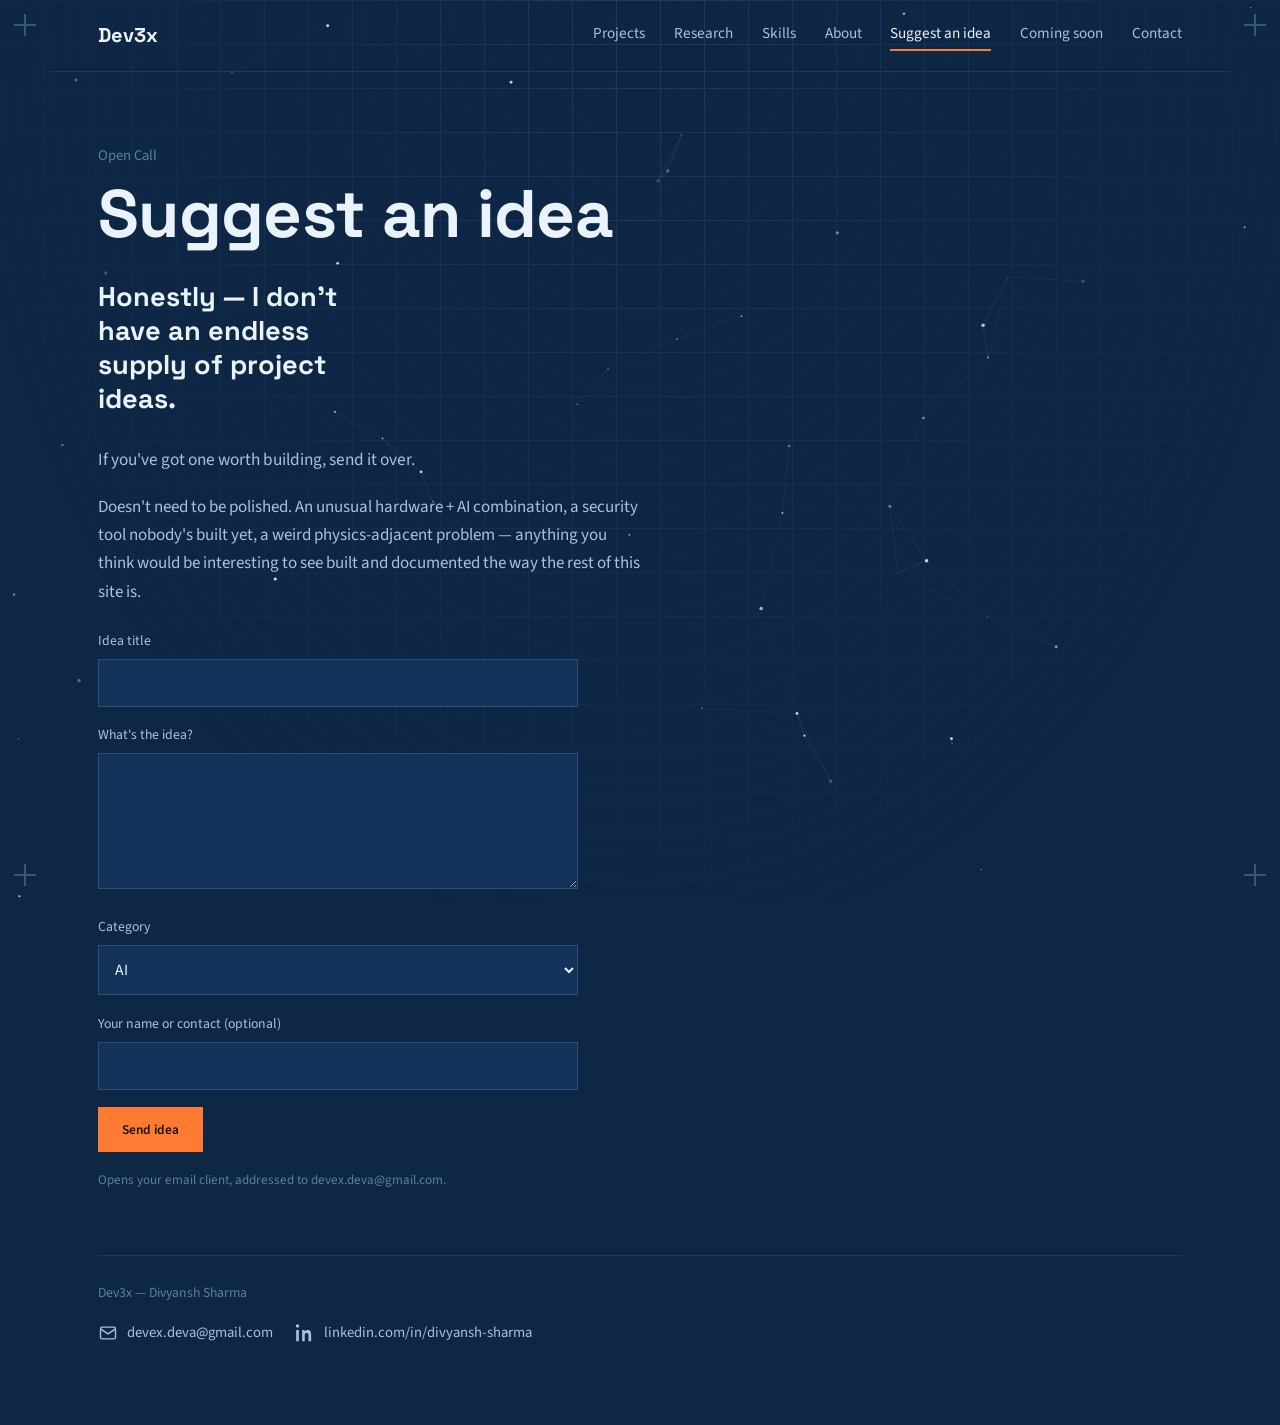
<file: dev3x-site(2)/dev3x/pages/suggest-idea.html>
<!doctype html>
<html lang="en">
<head>
<meta charset="UTF-8">
<meta name="viewport" content="width=device-width, initial-scale=1.0">
<title>Suggest an Idea — Dev3x</title>
<link rel="stylesheet" href="../css/main.css">
</head>
<body>
<script src="../js/bg.js"></script>
<header class="topbar">
  <a href="../index.html" class="brand">Dev3x</a>
  <button class="nav-toggle" aria-label="Toggle navigation">MENU</button>
  <nav class="topnav">
        <a href="projects.html">Projects</a>
        <a href="research.html">Research</a>
        <a href="skills.html">Skills</a>
        <a href="about.html">About</a>
        <a href="suggest-idea.html">Suggest an idea</a>
        <a href="coming-soon.html">Coming soon</a>
        <a href="contact.html">Contact</a>
  </nav>
</header>
<div class="regmark tl" aria-hidden="true"></div>
<div class="regmark tr" aria-hidden="true"></div>
<div class="regmark bl" aria-hidden="true"></div>
<div class="regmark br" aria-hidden="true" onclick="window.location.href='covenant.html'"></div>
<main>
    <div class="content-narrow">
      <span class="hero-eyebrow">Open Call</span>
      <h1>Suggest an idea</h1>
      <p class="hero-lede" style="font-size:1.7rem;font-family:var(--display);font-weight:700;color:var(--paper);line-height:1.25;max-width:16ch;">Honestly — I don't have an endless supply of project ideas.</p>
      <p class="hero-lede">If you've got one worth building, send it over.</p>

      <p>Doesn't need to be polished. An unusual hardware + AI combination, a security tool nobody's built yet, a weird physics-adjacent problem — anything you think would be interesting to see built and documented the way the rest of this site is.</p>

      <!--
        NOTE FOR DEPLOYMENT: this is a static site with no backend, so this
        form can't send mail on its own yet. Wire it to a form backend
        (Formspree, Netlify Forms, or a small serverless function) before
        launch — right now it opens the visitor's email client as a
        functional fallback so nothing here overpromises.
      -->
      <form class="simple" id="idea-form">
        <div>
          <label for="idea-title">Idea title</label>
          <input id="idea-title" name="title" type="text" maxlength="120" required>
        </div>
        <div>
          <label for="idea-desc">What's the idea?</label>
          <textarea id="idea-desc" name="description" rows="5" maxlength="2000" required></textarea>
        </div>
        <div>
          <label for="idea-cat">Category</label>
          <select id="idea-cat" name="category">
            <option>AI</option>
            <option>Security</option>
            <option>Hardware</option>
            <option>Other</option>
          </select>
        </div>
        <div>
          <label for="idea-contact">Your name or contact (optional)</label>
          <input id="idea-contact" name="contact" type="text" maxlength="120">
        </div>
        <button type="submit">Send idea</button>
        <span class="hint" id="idea-hint">Opens your email client, addressed to devex.deva@gmail.com.</span>
      </form>
      <script>
        document.getElementById('idea-form').addEventListener('submit', function(e){
          e.preventDefault();
          const t = document.getElementById('idea-title').value;
          const d = document.getElementById('idea-desc').value;
          const c = document.getElementById('idea-cat').value;
          const who = document.getElementById('idea-contact').value;
          const subject = encodeURIComponent('Project idea: ' + t);
          const body = encodeURIComponent(
            'Category: ' + c + '\n\nIdea:\n' + d + (who ? ('\n\nFrom: ' + who) : '')
          );
          window.location.href = 'mailto:devex.deva@gmail.com?subject=' + subject + '&body=' + body;
        });
      </script>
    </div>
    <footer class="page-footer">
      Dev3x — Divyansh Sharma
      <div class="contact-strip">
        <a href="mailto:devex.deva@gmail.com">
          <svg viewBox="0 0 24 24" fill="none" stroke="currentColor" stroke-width="1.6"><rect x="3" y="5" width="18" height="14" rx="2"/><path d="M3 7l9 6 9-6"/></svg>
          devex.deva@gmail.com
        </a>
        <a href="https://www.linkedin.com/in/divyansh-sharma-0a1b8538b/" target="_blank" rel="noopener">
          <svg viewBox="0 0 24 24" fill="currentColor"><path d="M4.98 3.5C4.98 4.6 4.1 5.5 3 5.5S1 4.6 1 3.5 1.9 1.5 3 1.5s1.98.9 1.98 2zM1.4 8.3h3.2V22H1.4V8.3zM8.6 8.3h3v1.9h.05c.42-.8 1.5-1.9 3.4-1.9 3.6 0 4.3 2.4 4.3 5.5V22h-3.2v-6.4c0-1.5 0-3.5-2.1-3.5s-2.4 1.6-2.4 3.4V22H8.6V8.3z"/></svg>
          linkedin.com/in/divyansh-sharma
        </a>
      </div>
    </footer>
  </main>
<script src="../js/main.js"></script>
</body>
</html>
</file>
<file: dev3x-site(2)/dev3x/css/main.css>
/* ============================================================
   DEV3X — Design tokens (v2)
   Concept: a blueprint / drafting-table aesthetic. Deep blueprint
   navy instead of generic near-black, cyan schematic linework
   instead of decorative borders, one bold safety-orange accent
   used only for live/interactive signal. No sidebar template,
   no monospace-everything, no ALL-CAPS eyebrows.
   ============================================================ */

@import url('https://fonts.googleapis.com/css2?family=Space+Grotesk:wght@500;600;700&family=Source+Sans+3:wght@400;500;600&display=swap');

:root{
  --blueprint:      #0E2745;  /* deep blueprint navy — page background */
  --blueprint-raise:#15335A;  /* slightly lighter navy for panels */
  --line:           #2C4E78;  /* schematic linework blue */
  --line-soft:      #1D3B60;
  --paper:          #EAF2FB;  /* pale blue-white — primary text */
  --paper-dim:      #A9C2DE;  /* dimmer body text */
  --paper-faint:    #5D7EA3;  /* faintest labels */
  --signal:         #FF7A33;  /* the one bold accent — safety orange */
  --signal-soft:    #C9611F;

  --display: 'Space Grotesk', 'Arial Black', sans-serif;
  --body:    'Source Sans 3', 'Segoe UI', sans-serif;

  --max-w: 920px;
}

*{ box-sizing:border-box; }
html{ scroll-behavior:smooth; }
@media (prefers-reduced-motion: reduce){
  html{ scroll-behavior:auto; }
  *{ animation-duration:0.01ms !important; animation-iteration-count:1 !important; transition-duration:0.01ms !important; }
}

body{
  margin:0;
  background:var(--blueprint);
  color:var(--paper);
  font-family:var(--body);
  font-size:17px;
  line-height:1.65;
  -webkit-font-smoothing:antialiased;
}

/* faint blueprint grid, tying background to the subject matter without
   being a generic gradient wash */
body{
  background-image:
    linear-gradient(var(--line-soft) 1px, transparent 1px),
    linear-gradient(90deg, var(--line-soft) 1px, transparent 1px);
  background-size:44px 44px;
  background-attachment:fixed;
  background-color:var(--blueprint);
  position:relative;
}
body::before{
  content:'';
  position:fixed; inset:0; pointer-events:none; z-index:0;
  background:radial-gradient(ellipse at 50% 0%, rgba(14,39,69,0) 0%, var(--blueprint) 75%);
}

a{ color:inherit; text-decoration:none; }
a:focus-visible, button:focus-visible, input:focus-visible, textarea:focus-visible, select:focus-visible{
  outline:2px solid var(--signal);
  outline-offset:3px;
}

h1,h2,h3{
  font-family:var(--display);
  font-weight:700;
  letter-spacing:-0.01em;
  margin:0 0 0.45em;
  color:var(--paper);
}
h1{ font-size:clamp(2.4rem, 5.4vw, 4.2rem); line-height:1.04; }
h2{ font-size:clamp(1.6rem, 3vw, 2.1rem); }
h3{ font-size:1.3rem; }

p{ margin:0 0 1.1em; color:var(--paper-dim); max-width:68ch; }

/* ---------- top bar (replaces sidebar template) ---------- */
.topbar{
  display:flex; align-items:center; justify-content:space-between;
  padding:1.2rem clamp(1.4rem, 4vw, 3rem);
  border-bottom:1px solid var(--line-soft);
  position:relative; z-index:5;
  max-width:1180px; margin:0 auto;
}
.brand{
  font-family:var(--display); font-weight:700; font-size:1.25rem;
  color:var(--paper);
}
.topnav{ display:flex; }
.topnav a{ margin-left:1.8rem; }
.topnav a:first-child{ margin-left:0; }
.topnav a{
  font-size:0.95rem; color:var(--paper-dim);
  padding-bottom:3px; border-bottom:2px solid transparent;
  transition:color 0.15s ease, border-color 0.15s ease;
}
.topnav a:hover, .topnav a.active{ color:var(--paper); border-color:var(--signal); }
.nav-toggle{
  display:none; background:none; border:1px solid var(--line);
  color:var(--paper); font-size:1.2rem; padding:0.3rem 0.7rem; cursor:pointer;
}
@media (max-width:900px){
  .topnav{
    display:none; position:absolute; top:100%; left:0; right:0;
    flex-direction:column; gap:0; background:var(--blueprint-raise);
    border-bottom:1px solid var(--line); padding:0.5rem 1.4rem 1rem;
  }
  .topnav.open{ display:flex; }
  .topnav a{ margin-left:0; padding:0.6rem 0; border-bottom:1px solid var(--line-soft); }
  .nav-toggle{ display:block; }
}

main{
  max-width:1180px; margin:0 auto;
  padding:clamp(2.5rem,6vw,4.5rem) clamp(1.4rem, 4vw, 3rem) 5rem;
  position:relative; z-index:1;
}
.content-narrow{ max-width:var(--max-w); }

/* corner registration marks — a real drafting-table convention,
   used here as structure rather than decoration; one corner doubles
   as the site's single hidden entry point */
.regmark{
  position:fixed; width:22px; height:22px; z-index:20; opacity:0.55;
  pointer-events:none;
}
.regmark::before, .regmark::after{ content:''; position:absolute; background:var(--paper-faint); }
.regmark::before{ left:10px; top:0; width:2px; height:100%; }
.regmark::after{ left:0; top:10px; width:100%; height:2px; }
.regmark.tl{ top:14px; left:14px; }
.regmark.tr{ top:14px; right:14px; }
.regmark.bl{ bottom:14px; left:14px; }
.regmark.br{ bottom:14px; right:14px; cursor:pointer; pointer-events:auto; }
.regmark.br:hover{ opacity:1; }
@media (max-width:700px){ .regmark{ display:none; } }

/* ---------- hero ---------- */
.hero{
  display:grid;
  grid-template-columns: minmax(0,1.15fr) minmax(0,1fr);
  gap:2.5rem;
  align-items:center;
  padding:2rem 0 3rem;
  border-bottom:1px solid var(--line-soft);
  margin-bottom:3rem;
}
@media (max-width:880px){ .hero{ grid-template-columns:1fr; } .hero-diagram{ order:-1; } }
.hero p.lede{ font-size:1.12rem; max-width:46ch; }

/* ---------- bento project index ---------- */
.bento{
  display:grid;
  grid-template-columns:repeat(4, 1fr);
  grid-auto-rows:180px;
  gap:1rem;
}
@media (max-width:880px){ .bento{ grid-template-columns:repeat(2,1fr); grid-auto-rows:170px; } }
@media (max-width:520px){ .bento{ grid-template-columns:1fr; } }

.tile{
  position:relative;
  background:var(--blueprint-raise);
  border:1px solid var(--line-soft);
  padding:1.3rem;
  display:flex; flex-direction:column; justify-content:flex-end;
  overflow:hidden;
  transition:border-color 0.2s ease, transform 0.2s ease;
}
.tile:hover{ border-color:var(--line); transform:translateY(-2px); }
.tile.featured{ grid-column:span 2; grid-row:span 2; }
@media (max-width:520px){ .tile.featured{ grid-column:span 1; grid-row:span 1; } }
.tile .tile-cat{
  position:absolute; top:1.1rem; left:1.3rem;
  font-size:0.8rem; color:var(--paper-faint);
}
.tile h3{ margin-bottom:0.3rem; font-size:1.15rem; }
.tile.featured h3{ font-size:1.7rem; }
.tile p{ font-size:0.88rem; margin:0; color:var(--paper-dim); }
.tile .tile-status{ margin-top:0.6rem; font-size:0.8rem; color:var(--signal); }
.tile .tile-bg{
  position:absolute; inset:0; opacity:0.14; z-index:0;
}
.tile > *:not(.tile-bg){ position:relative; z-index:1; }

/* ---------- meta rows / stats (project pages) ---------- */
.meta-row{
  display:grid;
  grid-template-columns:repeat(auto-fit, minmax(150px,1fr));
  gap:1.3rem;
  border-top:1px solid var(--line-soft);
  border-bottom:1px solid var(--line-soft);
  padding:1.3rem 0;
  margin:2rem 0;
}
.meta-row div{ display:flex; flex-direction:column; gap:0.25rem; }
.meta-row .k{ font-size:0.82rem; color:var(--paper-faint); }
.meta-row .v{ font-size:0.98rem; color:var(--paper); }

.section-head{
  font-family:var(--display); font-weight:700; font-size:1.3rem;
  color:var(--paper); margin:2.6rem 0 0.7rem;
  padding-left:0.7rem; border-left:3px solid var(--signal);
}
.section-head:first-of-type{ margin-top:0; }

.stat-row{
  display:grid;
  grid-template-columns:repeat(auto-fit, minmax(140px,1fr));
  gap:1.6rem;
  margin:1.6rem 0;
}
.stat{ background:var(--blueprint-raise); border:1px solid var(--line-soft); padding:1rem 1.1rem; }
.stat .num{ font-family:var(--display); font-size:1.9rem; color:var(--signal); display:block; font-weight:700; }
.stat .lbl{ font-size:0.86rem; color:var(--paper-dim); }

.flow{
  display:flex; flex-wrap:wrap; align-items:center; gap:0.7rem;
  font-size:0.92rem; color:var(--paper-dim);
  margin:1.2rem 0 2rem; padding:1.3rem; background:var(--blueprint-raise); border:1px solid var(--line-soft);
}
.flow .node{ padding:0.4rem 0.75rem; border:1px solid var(--line); color:var(--paper); }
.flow .arrow{ color:var(--signal); }

.stage{
  border-top:1px solid var(--line-soft);
  padding:1.5rem 0;
  display:grid;
  grid-template-columns:56px 1fr;
  gap:1rem;
}
.stage .n{ font-family:var(--display); color:var(--signal); font-size:1rem; font-weight:700; }
.stage .tagline{ font-size:0.8rem; color:var(--paper-faint); margin-top:0.4rem; display:block; }

.callout{
  border-left:3px solid var(--signal);
  padding:0.2rem 0 0.2rem 1.1rem;
  margin:1.6rem 0;
  color:var(--paper-dim);
  font-size:0.97rem;
}
.callout strong{ color:var(--paper); }

.honest-box{
  border:1px solid var(--line-soft);
  padding:1.5rem;
  margin:1.6rem 0;
  background:var(--blueprint-raise);
}
.honest-box .h{ font-weight:600; color:var(--signal); display:block; margin-bottom:0.7rem; }

.btnrow{ display:flex; gap:0.9rem; flex-wrap:wrap; margin:1.7rem 0; }
.btn{
  font-family:var(--body); font-weight:600; font-size:0.94rem;
  padding:0.7rem 1.3rem;
  border:1px solid var(--line);
  color:var(--paper);
  transition:border-color 0.15s ease, background 0.15s ease, color 0.15s ease;
}
.btn:hover{ border-color:var(--signal); }
.btn.primary{ background:var(--signal); border-color:var(--signal); color:#1a1206; }
.btn.primary:hover{ background:#ff8f52; }

.qlist{ list-style:none; padding:0; margin:1.5rem 0; }
.qlist li{
  padding:1.1rem 0;
  border-top:1px solid var(--line-soft);
  font-family:var(--display); font-weight:600;
  font-size:1.2rem;
  color:var(--paper);
}
.qlist li:last-child{ border-bottom:1px solid var(--line-soft); }

.skill-group{ margin-bottom:2.4rem; }
.skill-group h3{ color:var(--signal); font-size:1.05rem; }
.skill-items{ display:flex; flex-wrap:wrap; gap:0.5rem; margin-top:0.8rem; }
.skill-items span{
  font-size:0.9rem; padding:0.4rem 0.8rem;
  background:var(--blueprint-raise); border:1px solid var(--line-soft); color:var(--paper-dim);
}
.skill-proof{ font-size:0.85rem; color:var(--paper-faint); margin-top:0.6rem; }

form.simple{ display:flex; flex-direction:column; gap:1.1rem; max-width:480px; margin-top:1.5rem; }
form.simple label{ font-size:0.86rem; color:var(--paper-dim); display:block; margin-bottom:0.4rem; }
form.simple input, form.simple textarea, form.simple select{
  width:100%; background:var(--blueprint-raise); border:1px solid var(--line);
  color:var(--paper); padding:0.75rem; font-family:var(--body); font-size:0.98rem;
}
form.simple input:focus, form.simple textarea:focus, form.simple select:focus{ border-color:var(--signal); outline:none; }
form.simple button{
  align-self:flex-start;
  background:var(--signal); color:#1a1206; border:none;
  font-family:var(--body); font-weight:600; padding:0.8rem 1.5rem;
  cursor:pointer;
}
form.simple .hint{ font-size:0.82rem; color:var(--paper-faint); }

footer.page-footer{
  margin-top:4rem; padding-top:1.6rem; border-top:1px solid var(--line-soft);
  font-size:0.86rem; color:var(--paper-faint);
}

/* ---------- compatibility styles for inline metadata used on
   project/detail pages (kept as plain, undecorated labels — no
   ALL-CAPS, no monospace, no eyebrow treatment) ---------- */
.tag{ font-size:0.85rem; color:var(--paper-faint); }
.status{ font-size:0.85rem; color:var(--paper-faint); }
.status.live{ color:var(--signal); }
.hero-lede{ font-size:1.08rem; color:var(--paper-dim); max-width:52ch; }
.disclaimer{ font-size:0.85rem; color:var(--paper-faint); margin-top:2rem; }

/* ============================================================
   Homepage hero — terminal + gradient-name treatment, and the
   footer contact strip used site-wide.
   ============================================================ */
#stars-canvas{ position:fixed; inset:0; z-index:0; pointer-events:none; }

.hero2{
  min-height:calc(100vh - 90px);
  display:flex; flex-direction:column; align-items:center; justify-content:center;
  text-align:center; position:relative; z-index:1;
  padding:2rem 1rem;
}
.hero2 .eyebrow{
  color:var(--signal); font-size:0.95rem; margin-bottom:1.2rem;
  font-family:var(--body);
}
.hero2 h1{
  font-size:clamp(2.8rem, 7vw, 5rem);
  margin-bottom:1.1rem;
}
.hero2 h1 .grad{
  background:linear-gradient(90deg, var(--signal) 0%, #7FB3FF 100%);
  -webkit-background-clip:text; background-clip:text; color:transparent;
}
.hero2 p.lede{ margin:0 auto 2rem; font-size:1.15rem; }
.hero2 .btnrow{ justify-content:center; }

.terminal{
  margin:2.2rem auto 0;
  max-width:640px;
  background:#0A1830;
  border:1px solid var(--line);
  border-radius:8px;
  text-align:left;
  overflow:hidden;
  box-shadow:0 30px 60px -20px rgba(0,0,0,0.6);
}
.terminal .tbar{
  display:flex; align-items:center; gap:0.4rem;
  padding:0.6rem 0.9rem; background:#0D1F3D; border-bottom:1px solid var(--line);
}
.terminal .tbar span{ width:10px; height:10px; border-radius:50%; display:inline-block; }
.terminal .tbar .r{ background:#FF5F57; }
.terminal .tbar .y{ background:#FEBC2E; }
.terminal .tbar .g{ background:#28C840; }
.terminal .tbar .label{ margin-left:0.6rem; font-size:0.78rem; color:var(--paper-faint); }
.terminal .tbody{
  padding:1.1rem 1.3rem 1.4rem;
  font-family:'Courier New', monospace;
  font-size:0.95rem;
}
.terminal .line{ color:var(--paper-dim); margin-bottom:0.55rem; white-space:pre-wrap; }
.terminal .prompt{ color:var(--signal); }
.terminal .out{ color:var(--paper); }
.terminal .cursor{ display:inline-block; width:8px; background:var(--paper); animation:blink 1s steps(1) infinite; }
@keyframes blink{ 50%{ opacity:0; } }

/* site-wide contact strip in the footer of every page */
.contact-strip{
  display:flex; flex-wrap:wrap; gap:1.4rem; align-items:center;
  margin-top:1rem;
}
.contact-strip a{
  display:flex; align-items:center; gap:0.55rem;
  font-size:0.92rem; color:var(--paper-dim);
  transition:color 0.15s ease;
}
.contact-strip a:hover{ color:var(--paper); }
.contact-strip svg{ width:20px; height:20px; flex-shrink:0; }

.hero-eyebrow{ color:var(--paper-faint); font-size:0.92rem; margin-bottom:0.7rem; display:block; }
</file>
